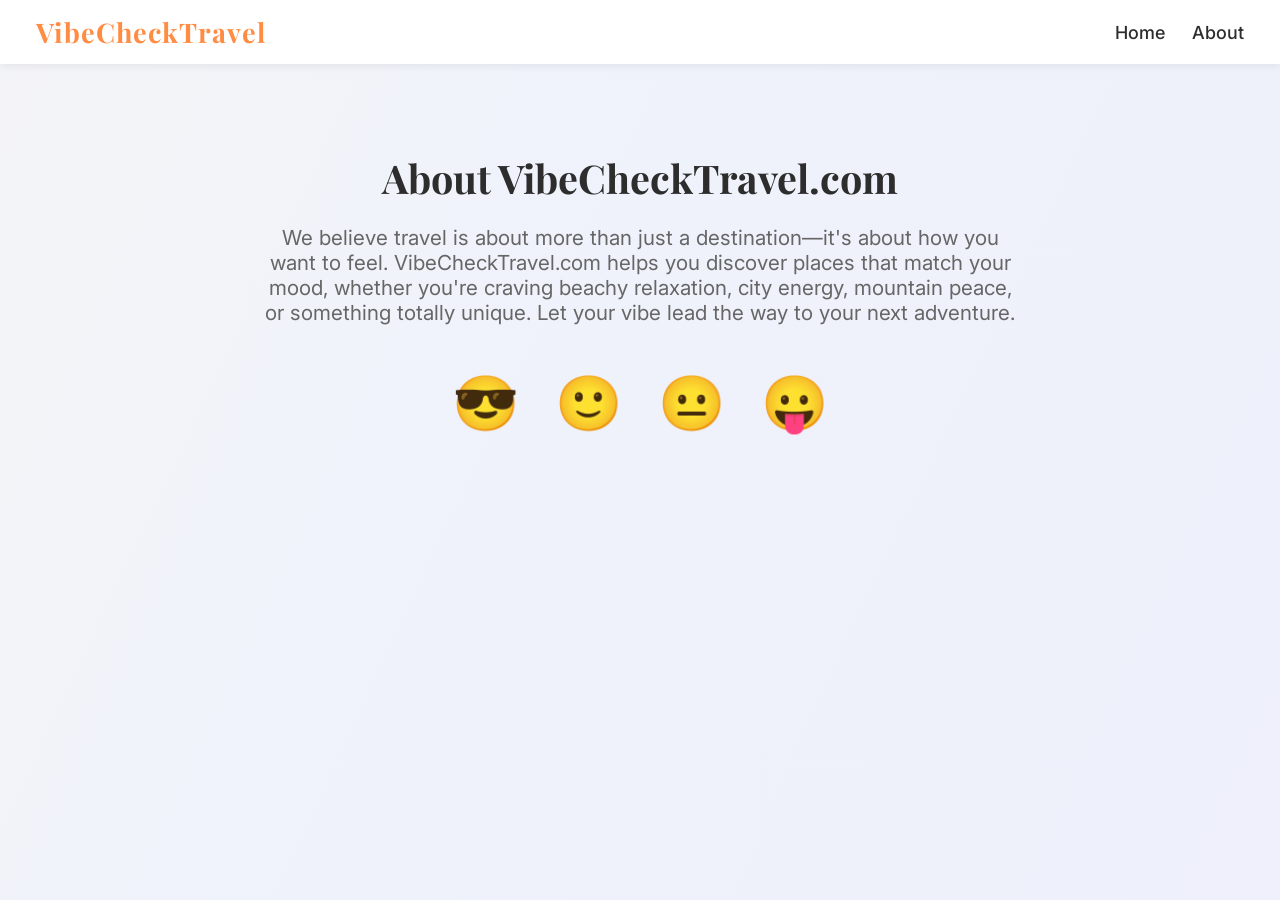
<file: about.html>
<!DOCTYPE html>
<html lang="en">
<head>
  <meta charset="UTF-8">
  <meta name="viewport" content="width=device-width, initial-scale=1.0">
  <meta name="description" content="About VibeCheckTravel.com - find your next adventure by mood, not just by destination.">
  <title>About | VibeCheckTravel.com</title>
  <link rel="stylesheet" href="style.css">
  <link rel="preconnect" href="https://fonts.googleapis.com">
  <link rel="preconnect" href="https://fonts.gstatic.com" crossorigin>
  <link href="https://fonts.googleapis.com/css2?family=Inter:wght@400;700&family=Playfair+Display:wght@700&display=swap" rel="stylesheet">
</head>
<body class="about-bg">
  <nav class="navbar">
    <div class="logo">VibeCheckTravel</div>
    <ul class="nav-links">
      <li><a href="index.html">Home</a></li>
      <li><a href="about.html">About</a></li>

    </ul>
  </nav>
  <main class="about">
    <section class="about-hero">
      <h1>About VibeCheckTravel.com</h1>
      <p>We believe travel is about more than just a destination—it's about how you want to feel. VibeCheckTravel.com helps you discover places that match your mood, whether you're craving beachy relaxation, city energy, mountain peace, or something totally unique. Let your vibe lead the way to your next adventure.</p>
      <div class="about-moodboard">
        <span class="mood-emoji" aria-label="Moodboard 1" style="font-size:3rem;display:inline-block;margin:0 0.5rem;">😎</span>
        <span class="mood-emoji" aria-label="Moodboard 2" style="font-size:3rem;display:inline-block;margin:0 0.5rem;">🙂</span>
        <span class="mood-emoji" aria-label="Moodboard 3" style="font-size:3rem;display:inline-block;margin:0 0.5rem;">😐</span>
        <span class="mood-emoji" aria-label="Moodboard 4" style="font-size:3rem;display:inline-block;margin:0 0.5rem;">😛</span>
      </div>
    </section>
  </main>
  <script src="main.js"></script>
</body>
</html>
</file>
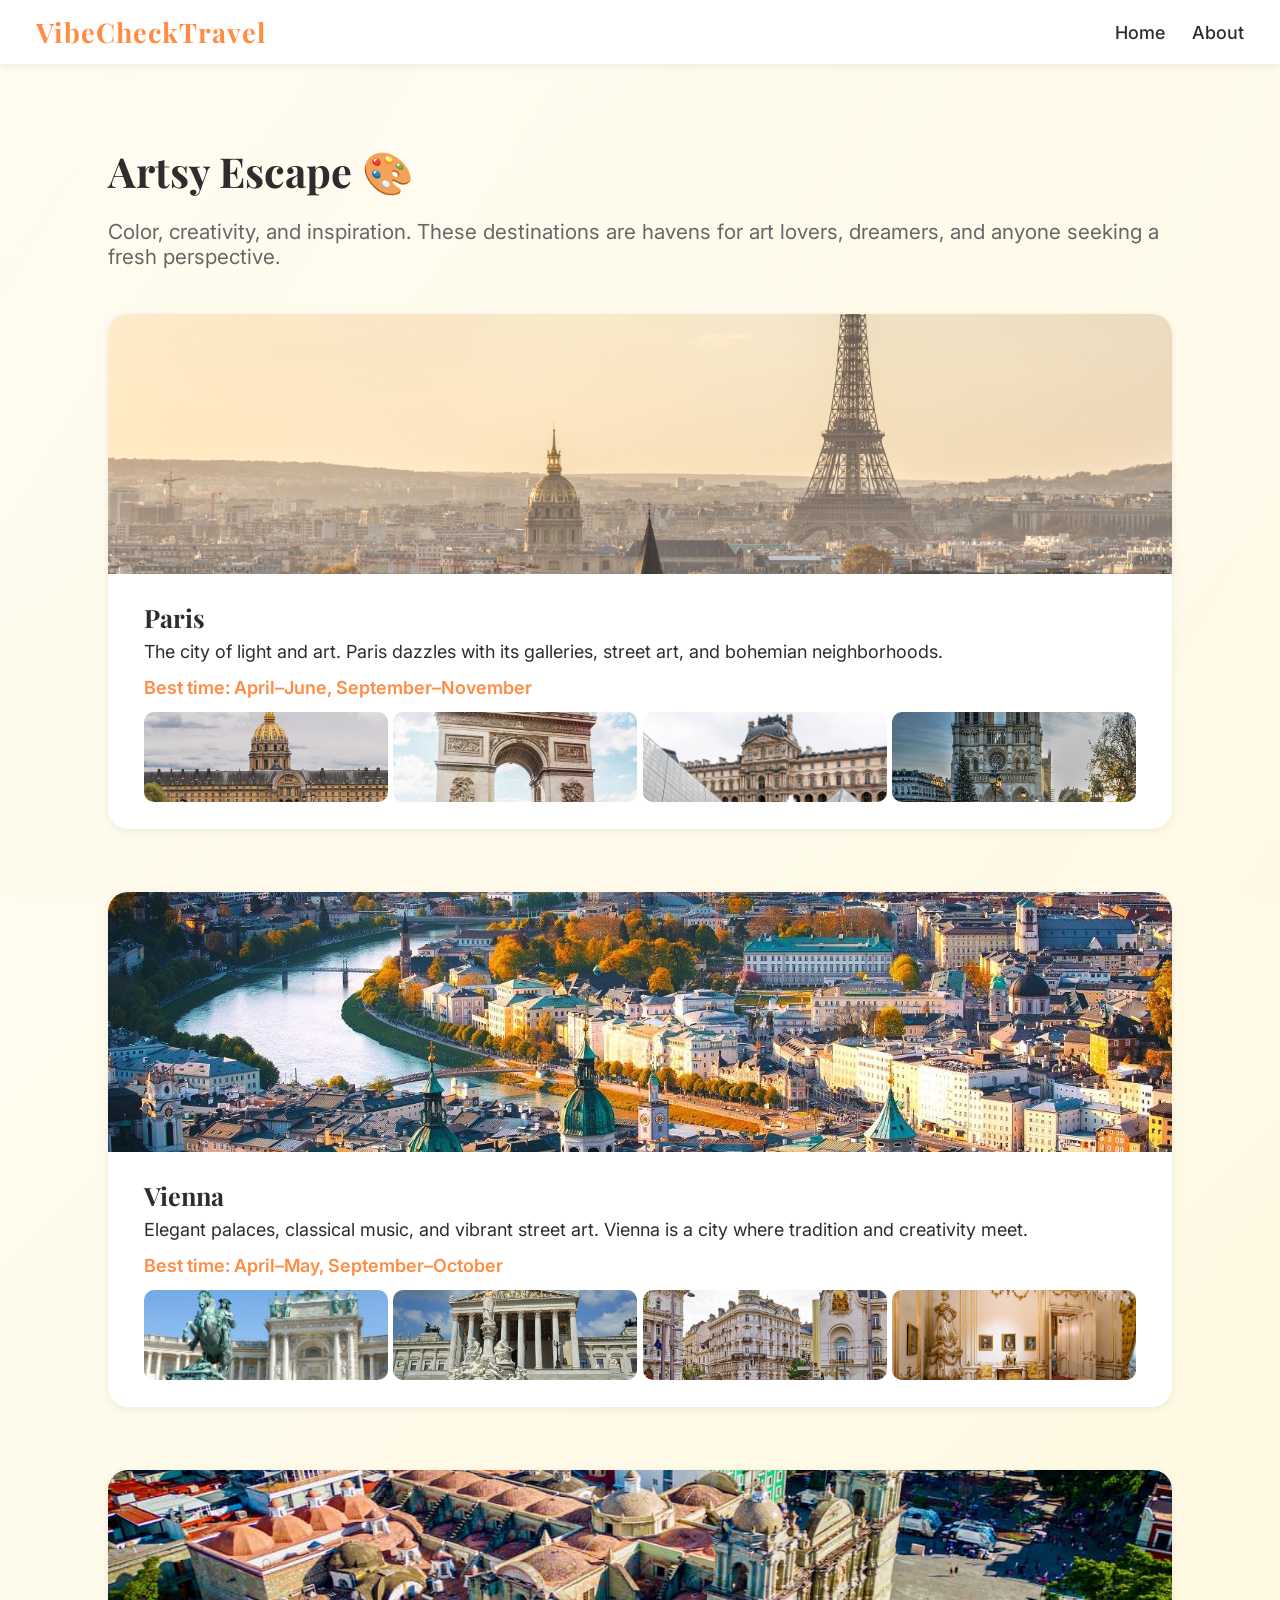
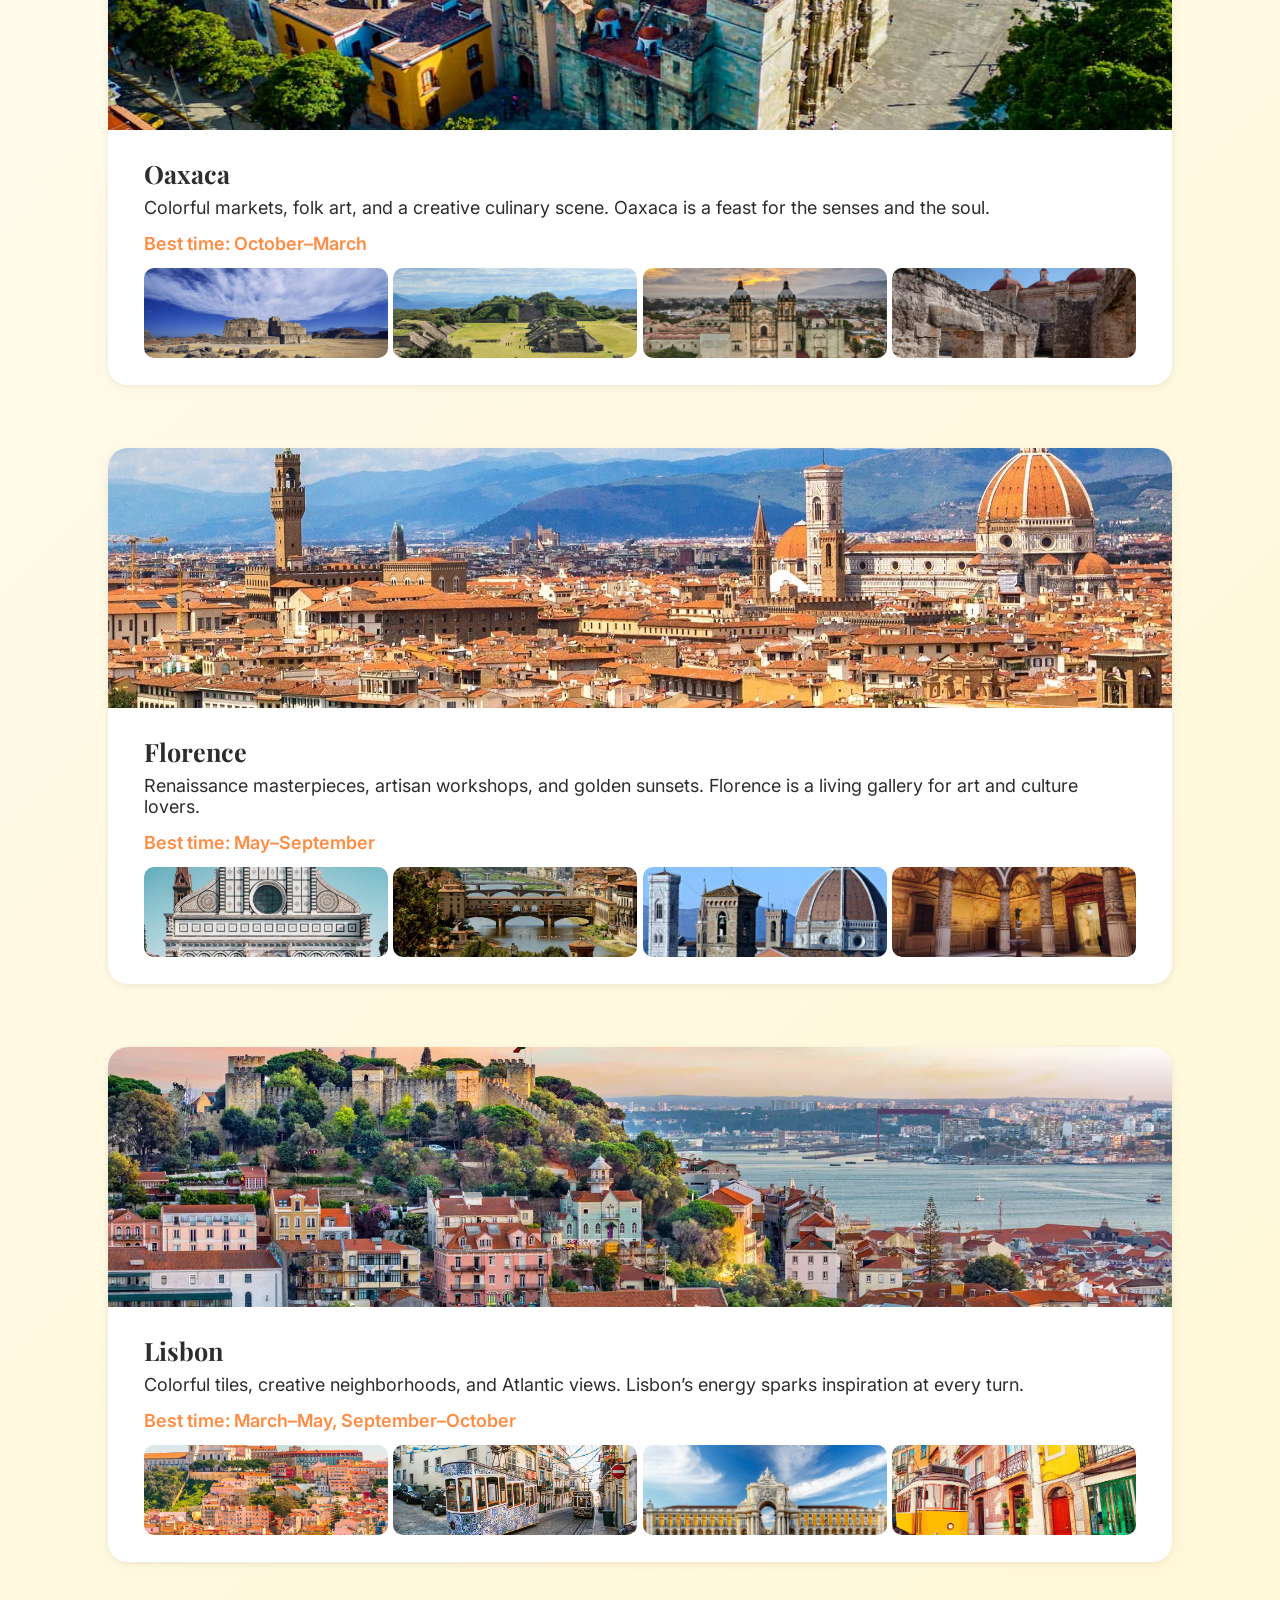
<file: artsy.html>
<!DOCTYPE html>
<html lang="en">
<head>
  <meta charset="UTF-8">
  <meta name="viewport" content="width=device-width, initial-scale=1.0">
  <meta name="description" content="Artsy Escape destinations: Paris, Vienna, Oaxaca, Florence, Lisbon.">
  <title>Artsy Escape | VibeCheckTravel</title>
  <link rel="stylesheet" href="style.css">
  <link rel="preconnect" href="https://fonts.googleapis.com">
  <link rel="preconnect" href="https://fonts.gstatic.com" crossorigin>
  <link href="https://fonts.googleapis.com/css2?family=Inter:wght@400;700&family=Playfair+Display:wght@700&display=swap" rel="stylesheet">
</head>
<body class="vibe-artsy">
  <nav class="navbar">
    <div class="logo">VibeCheckTravel</div>
    <ul class="nav-links">
      <li><a href="index.html">Home</a></li>
      <li><a href="about.html">About</a></li>

    </ul>
  </nav>
  <main class="vibe vibe-artsy">
    <section class="vibe-header">
      <h1>Artsy Escape 🎨</h1>
      <p>Color, creativity, and inspiration. These destinations are havens for art lovers, dreamers, and anyone seeking a fresh perspective.</p>
    </section>
    <section class="destinations">
      <div class="destination">
        <img src="parisP/Paris.jpg" alt="Paris">
        <div class="destination-info">
          <h2>Paris</h2>
          <p>The city of light and art. Paris dazzles with its galleries, street art, and bohemian neighborhoods.</p>
          <p class="best-time">Best time: April–June, September–November</p>
          <div class="moodboard">
            <img src="parisP/parismood1.jpg" alt="Paris Mood 1">
            <img src="parisP/parismood2.jpg" alt="Paris Mood 2">
            <img src="parisP/parismood3.jpg" alt="Paris Mood 3">
            <img src="parisP/parismood4.jpg" alt="Paris Mood 4">
          </div>
        </div>
      </div>
      <div class="destination">
        <img src="viennaP/vienna.jpg" alt="Vienna">
        <div class="destination-info">
          <h2>Vienna</h2>
          <p>Elegant palaces, classical music, and vibrant street art. Vienna is a city where tradition and creativity meet.</p>
          <p class="best-time">Best time: April–May, September–October</p>
          <div class="moodboard">
            <img src="viennaP/viennamood1.jpg" alt="Vienna Mood 1">
            <img src="viennaP/viennamood2.jpg" alt="Vienna Mood 2">
            <img src="viennaP/viennamood3.jpg" alt="Vienna Mood 3">
            <img src="viennaP/viennamood4.png" alt="Vienna Mood 4">
          </div>
        </div>
      </div>
      <div class="destination">
        <img src="oaxacaP/oaxaca.jpeg" alt="Oaxaca">
        <div class="destination-info">
          <h2>Oaxaca</h2>
          <p>Colorful markets, folk art, and a creative culinary scene. Oaxaca is a feast for the senses and the soul.</p>
          <p class="best-time">Best time: October–March</p>
          <div class="moodboard">
            <img src="oaxacaP/oaxacamood1.jpg" alt="Oaxaca Mood 1">
            <img src="oaxacaP/oaxacamood2.png" alt="Oaxaca Mood 2">
            <img src="oaxacaP/oaxacamood3.png" alt="Oaxaca Mood 3">
            <img src="oaxacaP/oaxacamood4.jpg" alt="Oaxaca Mood 4">
          </div>
        </div>
      </div>
      <div class="destination">
        <img src="florenceP/florence.jpg" alt="Florence">
        <div class="destination-info">
          <h2>Florence</h2>
          <p>Renaissance masterpieces, artisan workshops, and golden sunsets. Florence is a living gallery for art and culture lovers.</p>
          <p class="best-time">Best time: May–September</p>
          <div class="moodboard">
            <img src="florenceP/florencemood1.jpg" alt="Florence Mood 1">
            <img src="florenceP/florencemood2.jpg" alt="Florence Mood 2">
            <img src="florenceP/florencemood3.png" alt="Florence Mood 3">
            <img src="florenceP/florencemood4.jpg" alt="Florence Mood 4">
          </div>
        </div>
      </div>
      <div class="destination">
        <img src="lisbonP/lisbon.jpg" alt="Lisbon">
        <div class="destination-info">
          <h2>Lisbon</h2>
          <p>Colorful tiles, creative neighborhoods, and Atlantic views. Lisbon’s energy sparks inspiration at every turn.</p>
          <p class="best-time">Best time: March–May, September–October</p>
          <div class="moodboard">
            <img src="lisbonP/lisbonmood1.jpg" alt="Lisbon Mood 1">
            <img src="lisbonP/lisbonmood2.jpg" alt="Lisbon Mood 2">
            <img src="lisbonP/lisbonmood3.jpg" alt="Lisbon Mood 3">
            <img src="lisbonP/lisbonmood4.jpg" alt="Lisbon Mood 4">
          </div>
        </div>
      </div>
    </section>
  </main>
  <script src="main.js"></script>
</body>
</html>
</file>
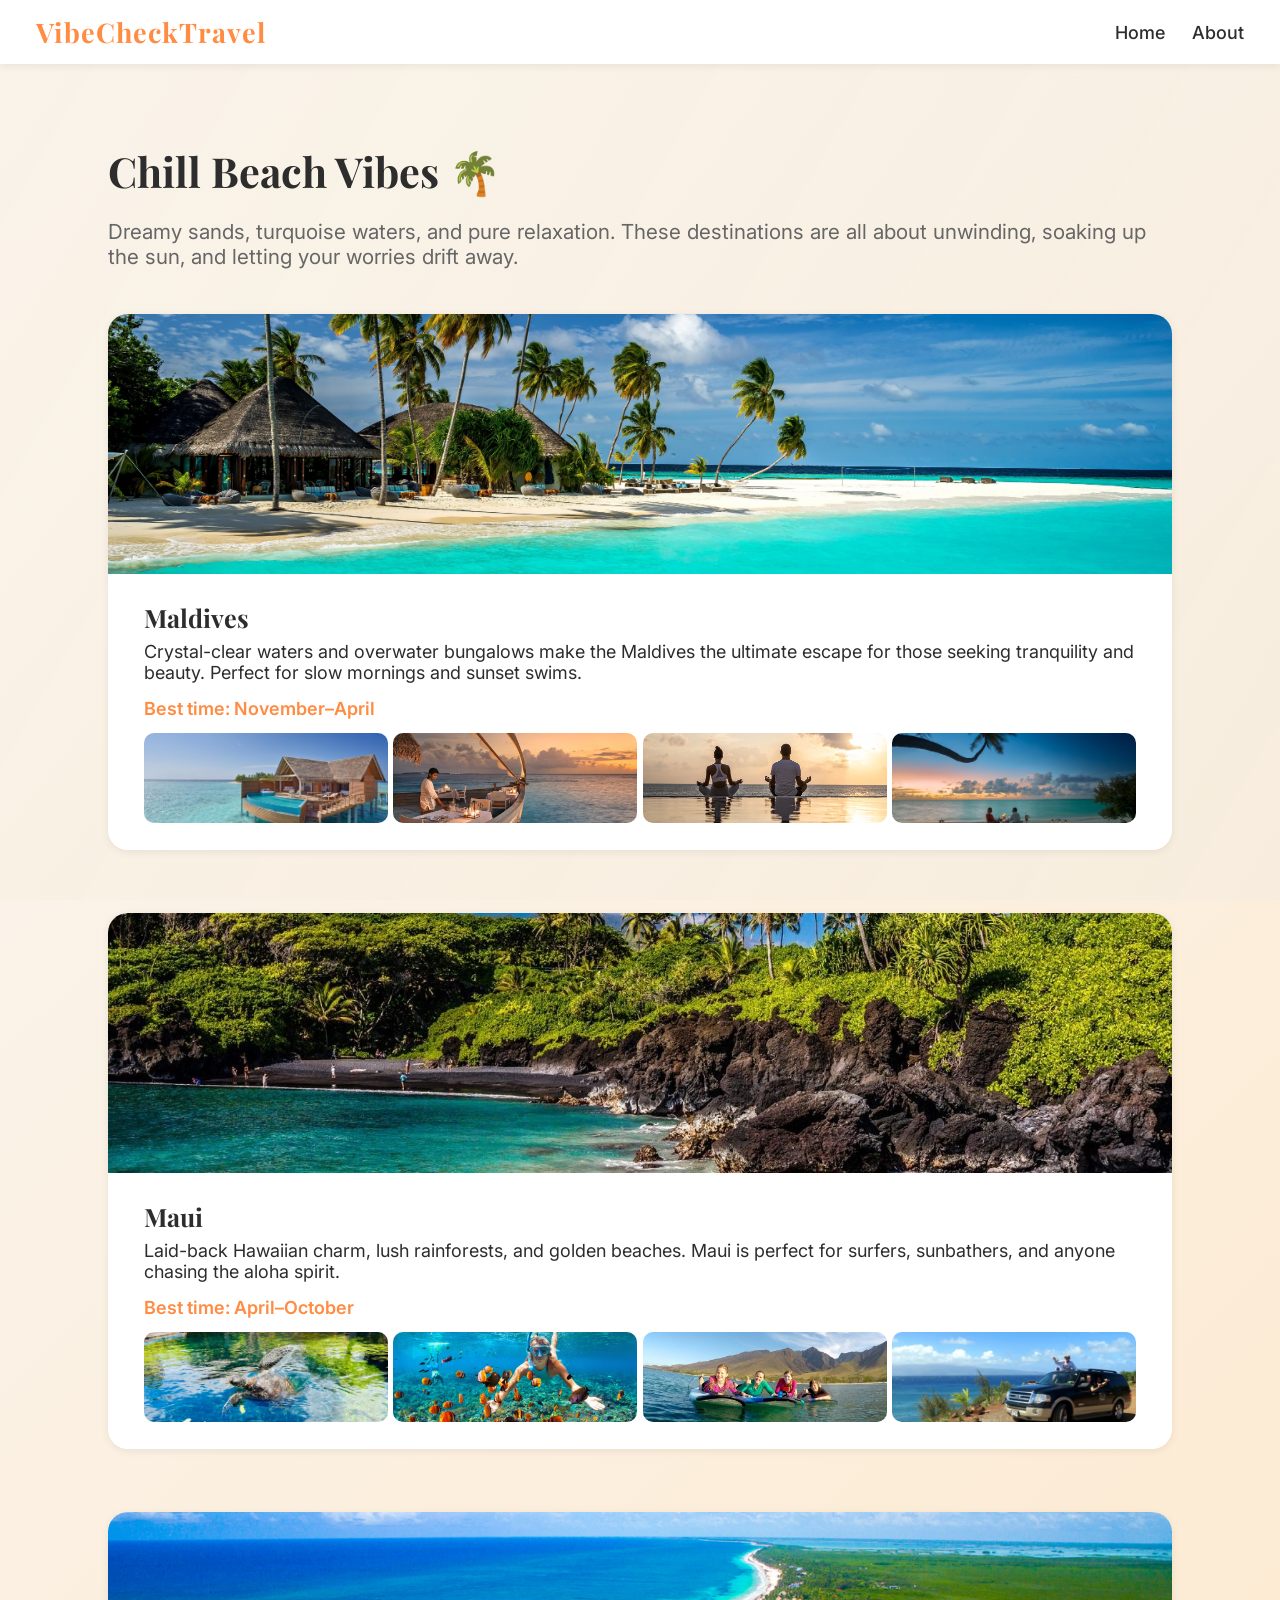
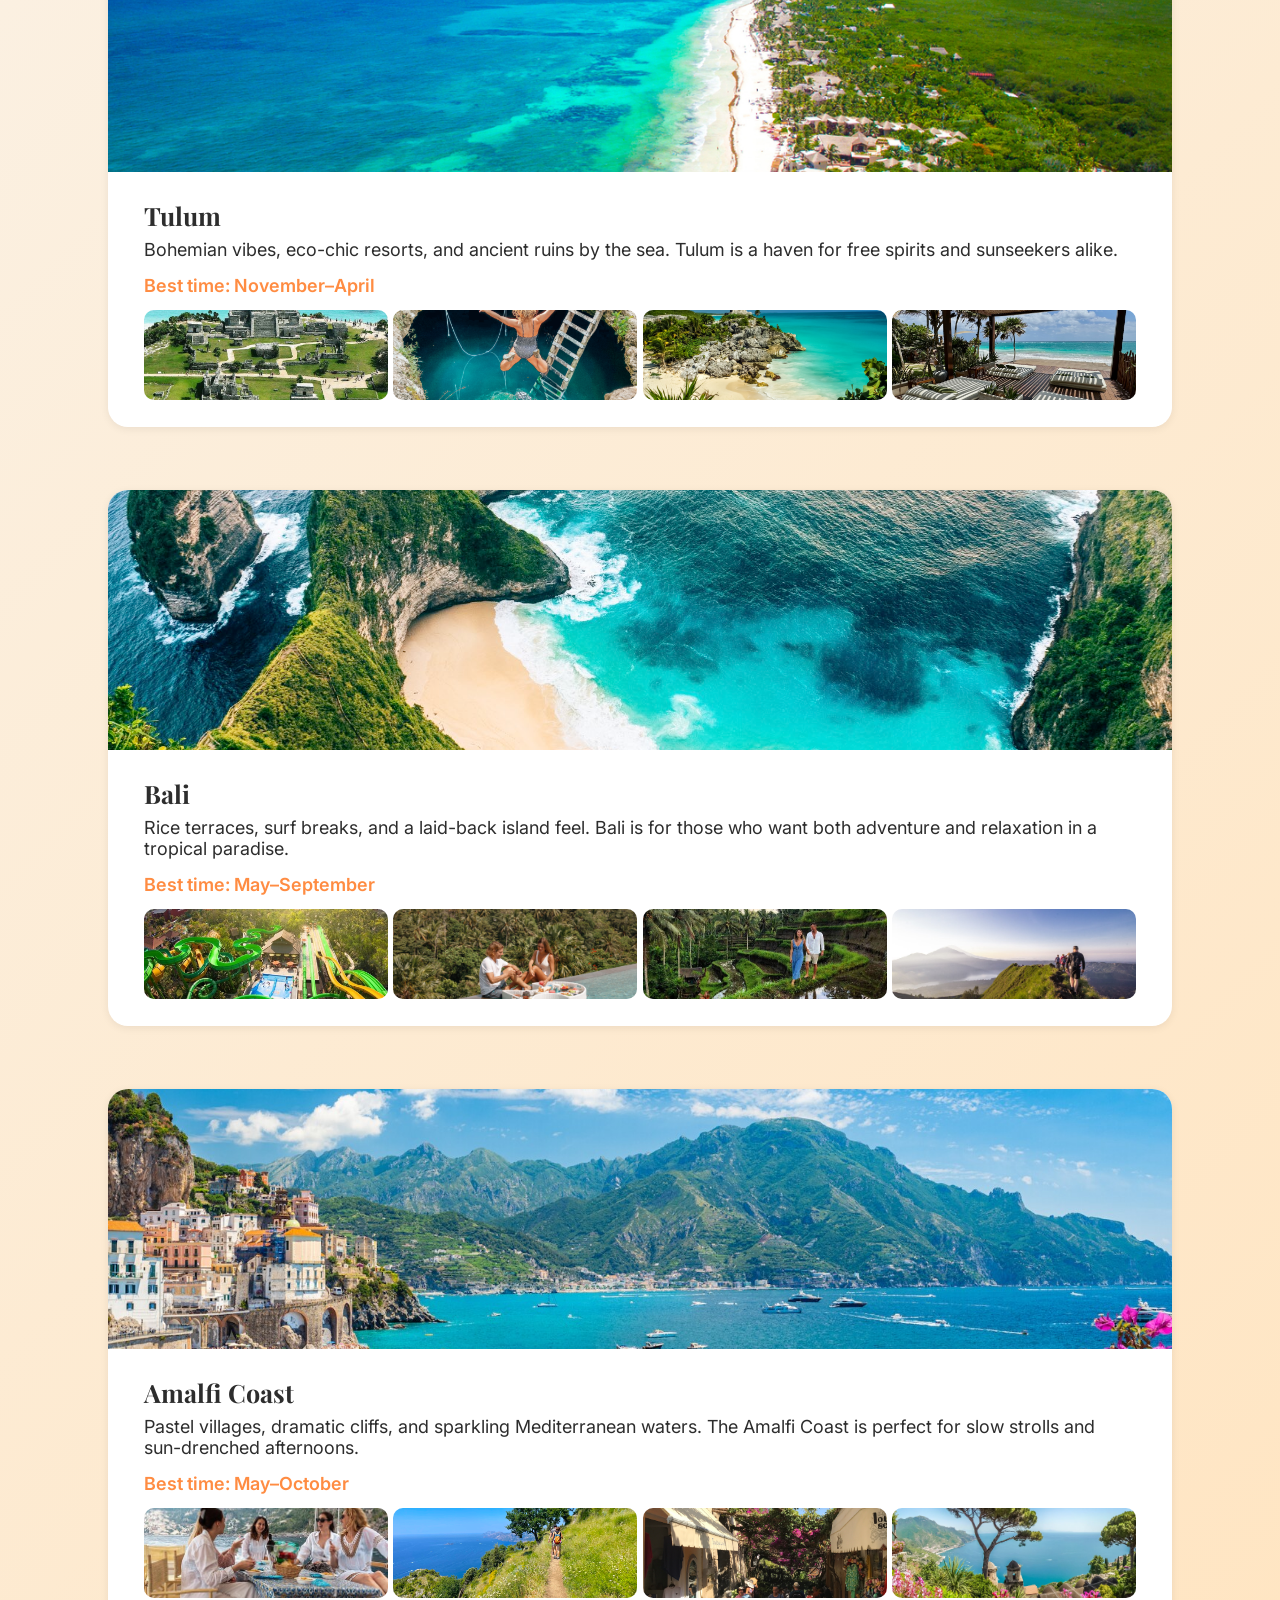
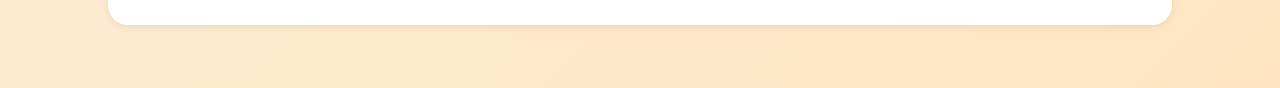
<file: beach.html>
<!DOCTYPE html>
<html lang="en">
<head>
  <meta charset="UTF-8">
  <meta name="viewport" content="width=device-width, initial-scale=1.0">
  <meta name="description" content="Chill Beach Vibes destinations: Maldives, Maui, Tulum, Bali, Amalfi Coast.">
  <title>Chill Beach Vibes | VibeCheckTravel</title>
  <link rel="stylesheet" href="style.css">
  <link rel="preconnect" href="https://fonts.googleapis.com">
  <link rel="preconnect" href="https://fonts.gstatic.com" crossorigin>
  <link href="https://fonts.googleapis.com/css2?family=Inter:wght@400;700&family=Playfair+Display:wght@700&display=swap" rel="stylesheet">
</head>
<body class="vibe-beach">
  <nav class="navbar">
    <div class="logo">VibeCheckTravel</div>
    <ul class="nav-links">
      <li><a href="index.html">Home</a></li>
      <li><a href="about.html">About</a></li>

    </ul>
  </nav>
  <main class="vibe vibe-beach">
    <section class="vibe-header">
      <h1>Chill Beach Vibes 🌴</h1>
      <p>Dreamy sands, turquoise waters, and pure relaxation. These destinations are all about unwinding, soaking up the sun, and letting your worries drift away.</p>
    </section>
    <section class="destinations">
      <div class="destination">
        <img src="madivesP/madivesbeach.jpg" alt="Maldives Beach">
        <div class="destination-info">
          <h2>Maldives</h2>
          <p>Crystal-clear waters and overwater bungalows make the Maldives the ultimate escape for those seeking tranquility and beauty. Perfect for slow mornings and sunset swims.</p>
          <p class="best-time">Best time: November–April</p>
          <div class="moodboard">
            <img src="madivesP/madivesmood1.jpg" alt="Maldives Mood 1">
            <img src="madivesP/madivesmood2.jpeg" alt="Maldives Mood 2">
            <img src="madivesP/madivesmood3.png" alt="Maldives Mood 3">
            <img src="madivesP/madivesmood4.jpg" alt="Maldives Mood 4">
          </div>
        </div>
      </div>
      <div class="destination">
        <img src="mauiP/mauibeach2.jpg" alt="Maui Beach">
        <div class="destination-info">
          <h2>Maui</h2>
          <p>Laid-back Hawaiian charm, lush rainforests, and golden beaches. Maui is perfect for surfers, sunbathers, and anyone chasing the aloha spirit.</p>
          <p class="best-time">Best time: April–October</p>
          <div class="moodboard">
            <img src="mauiP/mauimood1.jpg" alt="Maui Mood 1">
            <img src="mauiP/mauimood2.png" alt="Maui Mood 2">
            <img src="mauiP/mauimood3.jpg" alt="Maui Mood 3">
            <img src="mauiP/mauimood4.png" alt="Maui Mood 4">
          </div>
        </div>
      </div>
      <div class="destination">
        <img src="tulumP/tulumbeach.jpg" alt="Tulum Beach">
        <div class="destination-info">
          <h2>Tulum</h2>
          <p>Bohemian vibes, eco-chic resorts, and ancient ruins by the sea. Tulum is a haven for free spirits and sunseekers alike.</p>
          <p class="best-time">Best time: November–April</p>
          <div class="moodboard">
            <img src="tulumP/tulummood1.jpg" alt="Tulum Mood 1">
            <img src="tulumP/tulummood2.png" alt="Tulum Mood 2">
            <img src="tulumP/tulummood3.jpg" alt="Tulum Mood 3">
            <img src="tulumP/tulummood4.jpeg" alt="Tulum Mood 4">
          </div>
        </div>
      </div>
      <div class="destination">
        <img src="baliP/balibeach.jpg" alt="Bali Beach">
        <div class="destination-info">
          <h2>Bali</h2>
          <p>Rice terraces, surf breaks, and a laid-back island feel. Bali is for those who want both adventure and relaxation in a tropical paradise.</p>
          <p class="best-time">Best time: May–September</p>
          <div class="moodboard">
            <img src="baliP/balimood1.jpg" alt="Bali Mood 1">
            <img src="baliP/balimood2.jpg" alt="Bali Mood 2">
            <img src="baliP/balimood3.jpg" alt="Bali Mood 3">
            <img src="baliP/balimood4.jpg" alt="Bali Mood 4">
          </div>
        </div>
      </div>
      <div class="destination">
        <img src="amalfiP/amalfibeach.jpg" alt="Amalfi Coast Beach">
        <div class="destination-info">
          <h2>Amalfi Coast</h2>
          <p>Pastel villages, dramatic cliffs, and sparkling Mediterranean waters. The Amalfi Coast is perfect for slow strolls and sun-drenched afternoons.</p>
          <p class="best-time">Best time: May–October</p>
          <div class="moodboard">
            <img src="amalfiP/amalfimood1.jpg" alt="Amalfi Mood 1">
            <img src="amalfiP/amalfimood2.jpeg" alt="Amalfi Mood 2">
            <img src="amalfiP/amalfimood3.jpg" alt="Amalfi Mood 3">
            <img src="amalfiP/amalfimood4.jpg" alt="Amalfi Mood 4">
          </div>
        </div>
      </div>
    </section>
  </main>
  <script src="main.js"></script>
</body>
</html>
</file>
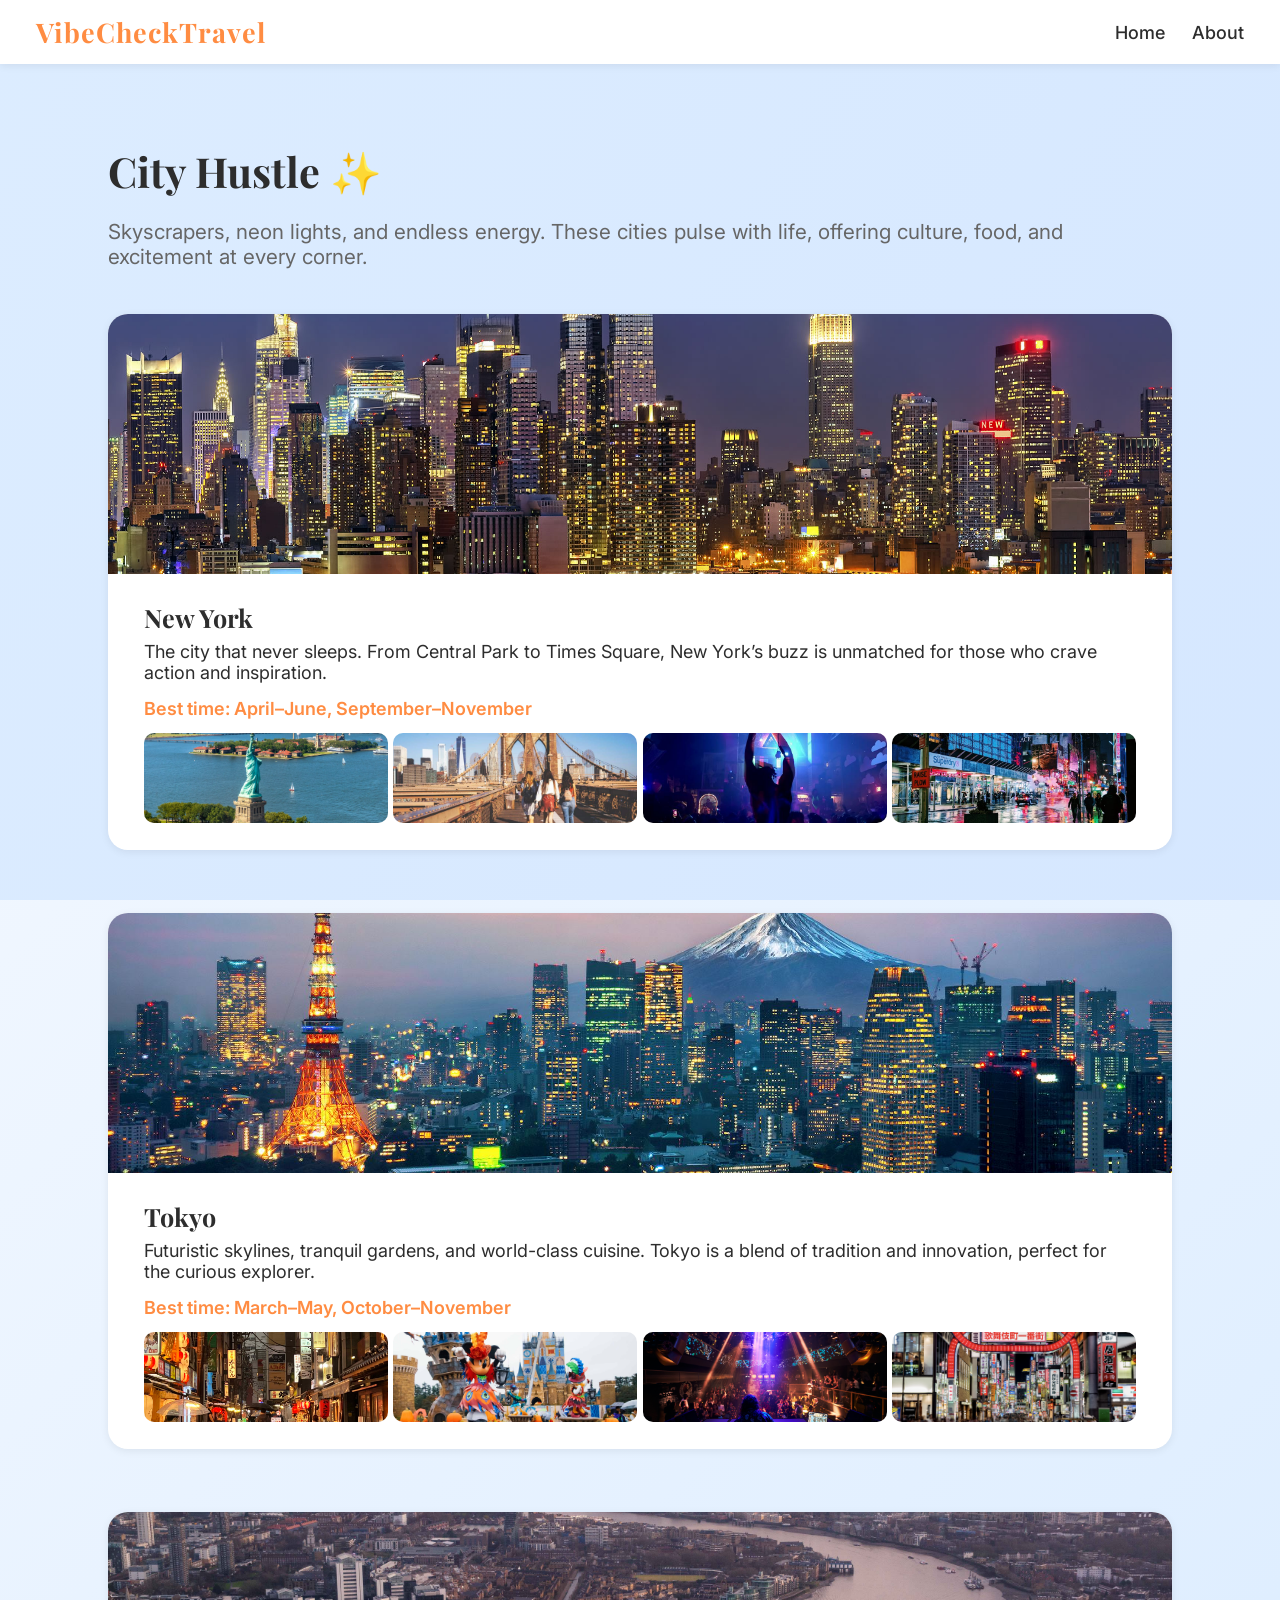
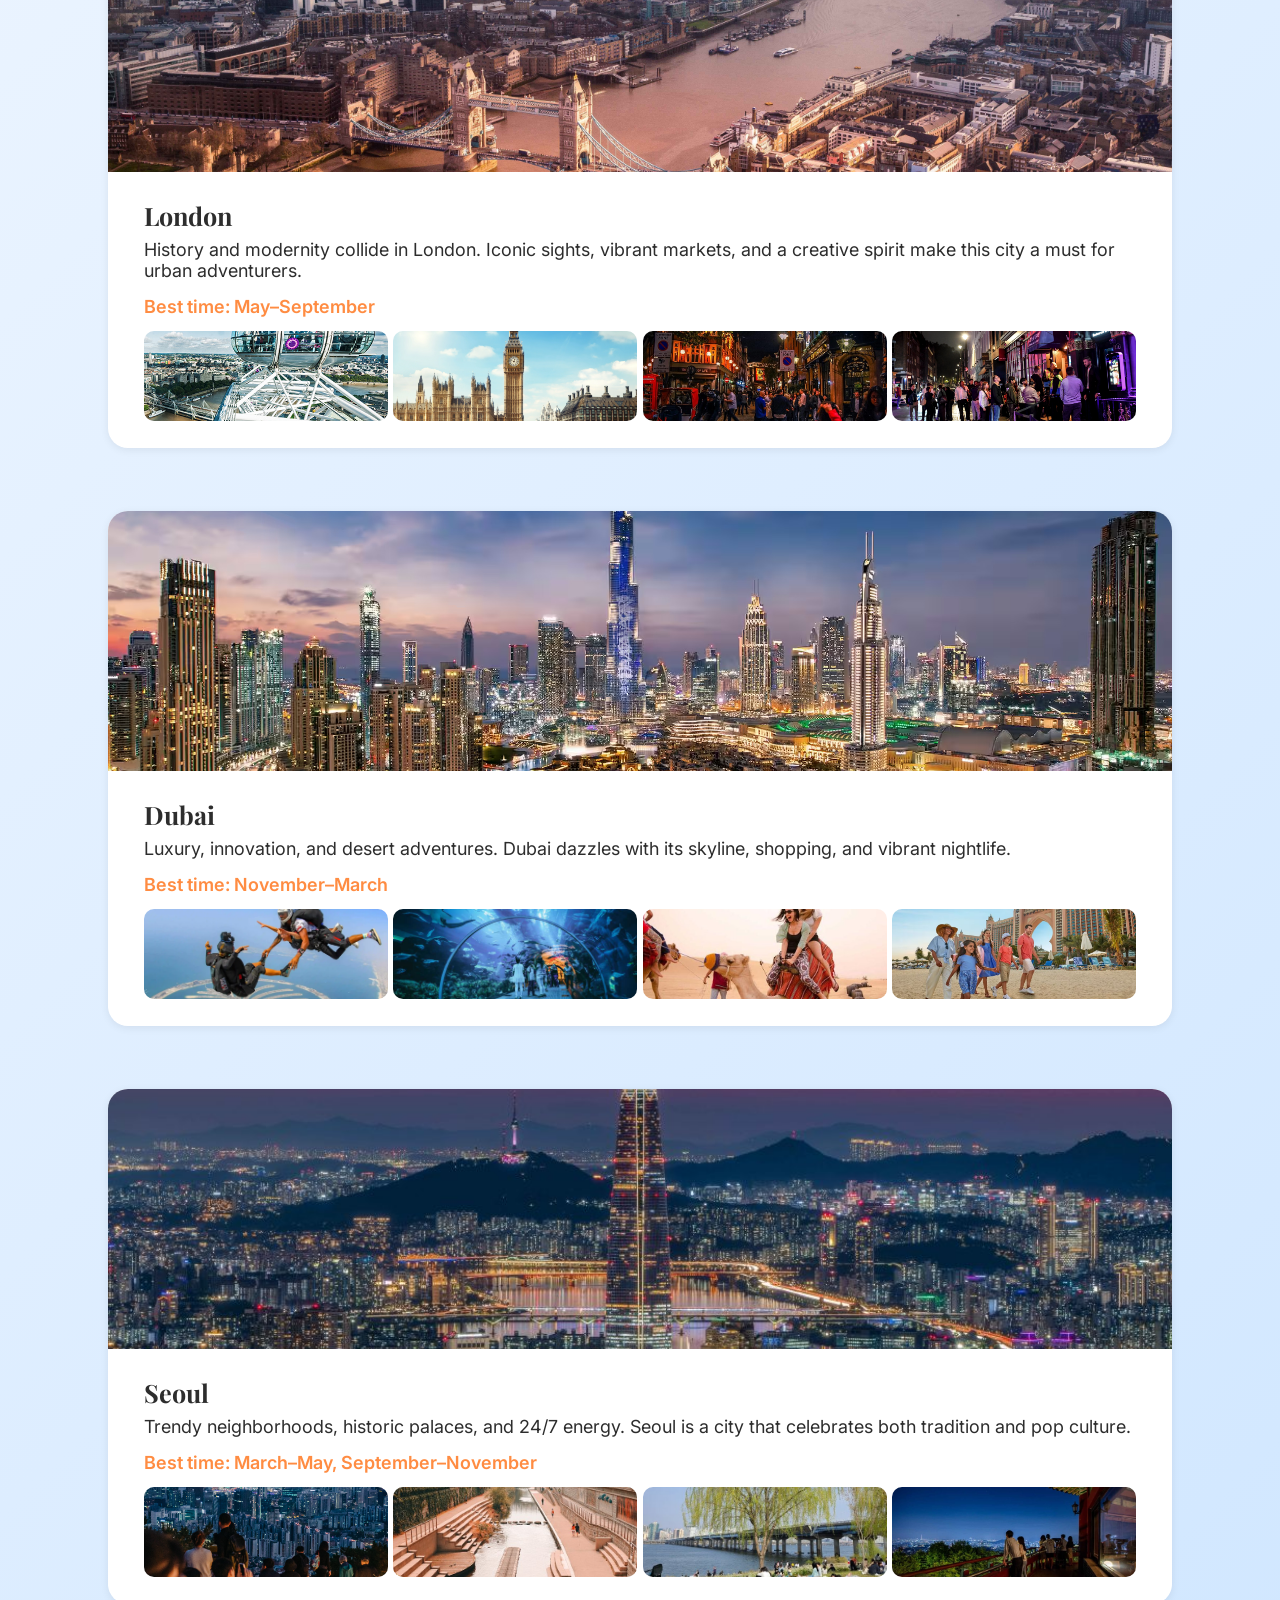
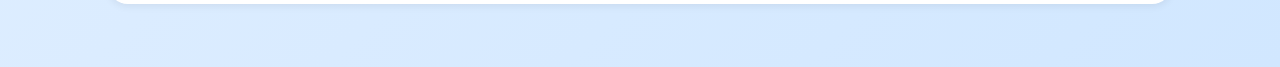
<file: city.html>
<!DOCTYPE html>
<html lang="en">
<head>
  <meta charset="UTF-8">
  <meta name="viewport" content="width=device-width, initial-scale=1.0">
  <meta name="description" content="City Hustle destinations: New York, Tokyo, London, Dubai, Seoul.">
  <title>City Hustle | VibeCheckTravel</title>
  <link rel="stylesheet" href="style.css">
  <link rel="preconnect" href="https://fonts.googleapis.com">
  <link rel="preconnect" href="https://fonts.gstatic.com" crossorigin>
  <link href="https://fonts.googleapis.com/css2?family=Inter:wght@400;700&family=Playfair+Display:wght@700&display=swap" rel="stylesheet">
</head>
<body class="vibe-city">
  <nav class="navbar">
    <div class="logo">VibeCheckTravel</div>
    <ul class="nav-links">
      <li><a href="index.html">Home</a></li>
      <li><a href="about.html">About</a></li>

    </ul>
  </nav>
  <main class="vibe vibe-city">
    <section class="vibe-header">
      <h1>City Hustle ✨</h1>
      <p>Skyscrapers, neon lights, and endless energy. These cities pulse with life, offering culture, food, and excitement at every corner.</p>
    </section>
    <section class="destinations">
      <div class="destination">
        <img src="newyorkP/newyorkcity.jpg" alt="New York City">
        <div class="destination-info">
          <h2>New York</h2>
          <p>The city that never sleeps. From Central Park to Times Square, New York’s buzz is unmatched for those who crave action and inspiration.</p>
          <p class="best-time">Best time: April–June, September–November</p>
          <div class="moodboard">
            <img src="newyorkP/newyorkmood1.png" alt="NYC Mood 1">
            <img src="newyorkP/newyorkmood2.jpg" alt="NYC Mood 2">
            <img src="newyorkP/newyorkmood3.jpg" alt="NYC Mood 3">
            <img src="newyorkP/newyorkmood4.jpg" alt="NYC Mood 4">
          </div>
        </div>
      </div>
      <div class="destination">
        <img src="tokyoP/Tokyo.jpg" alt="Tokyo">
        <div class="destination-info">
          <h2>Tokyo</h2>
          <p>Futuristic skylines, tranquil gardens, and world-class cuisine. Tokyo is a blend of tradition and innovation, perfect for the curious explorer.</p>
          <p class="best-time">Best time: March–May, October–November</p>
          <div class="moodboard">
            <img src="tokyoP/tokyomood1.jpg" alt="Tokyo Mood 1">
            <img src="tokyoP/tokyomood2.jpeg" alt="Tokyo Mood 2">
            <img src="tokyoP/tokyomood3.jpg" alt="Tokyo Mood 3">
            <img src="tokyoP/tokyomood4.png" alt="Tokyo Mood 4">
          </div>
        </div>
      </div>
      <div class="destination">
        <img src="londonP/London.jpg" alt="London">
        <div class="destination-info">
          <h2>London</h2>
          <p>History and modernity collide in London. Iconic sights, vibrant markets, and a creative spirit make this city a must for urban adventurers.</p>
          <p class="best-time">Best time: May–September</p>
          <div class="moodboard">
            <img src="londonP/londonmood1.jpg" alt="London Mood 1">
            <img src="londonP/londonmood2.png" alt="London Mood 2">
            <img src="londonP/londonmood3.jpg" alt="London Mood 3">
            <img src="londonP/londonmood4.jpg" alt="London Mood 4">
          </div>
        </div>
      </div>
      <div class="destination">
        <img src="duibaiP/Duibai.jpg" alt="Dubai">
        <div class="destination-info">
          <h2>Dubai</h2>
          <p>Luxury, innovation, and desert adventures. Dubai dazzles with its skyline, shopping, and vibrant nightlife.</p>
          <p class="best-time">Best time: November–March</p>
          <div class="moodboard">
            <img src="duibaiP/duibaimood1.png" alt="Dubai Mood 1">
            <img src="duibaiP/duibaimood2.jpg" alt="Dubai Mood 2">
            <img src="duibaiP/duibaimood3.jpg" alt="Dubai Mood 3">
            <img src="duibaiP/duibaimood4.jpg" alt="Dubai Mood 4">
          </div>
        </div>
      </div>
      <div class="destination">
        <img src="seoulP/seoul.jpg" alt="Seoul">
        <div class="destination-info">
          <h2>Seoul</h2>
          <p>Trendy neighborhoods, historic palaces, and 24/7 energy. Seoul is a city that celebrates both tradition and pop culture.</p>
          <p class="best-time">Best time: March–May, September–November</p>
          <div class="moodboard">
            <img src="seoulP/seoulmood1.jpg" alt="Seoul Mood 1">
            <img src="seoulP/seoulmood2.jpg" alt="Seoul Mood 2">
            <img src="seoulP/seoulmood3.jpg" alt="Seoul Mood 3">
            <img src="seoulP/seoulmood4.jpg" alt="Seoul Mood 4">
          </div>
        </div>
      </div>
    </section>
  </main>
  <script src="main.js"></script>
</body>
</html>
</file>
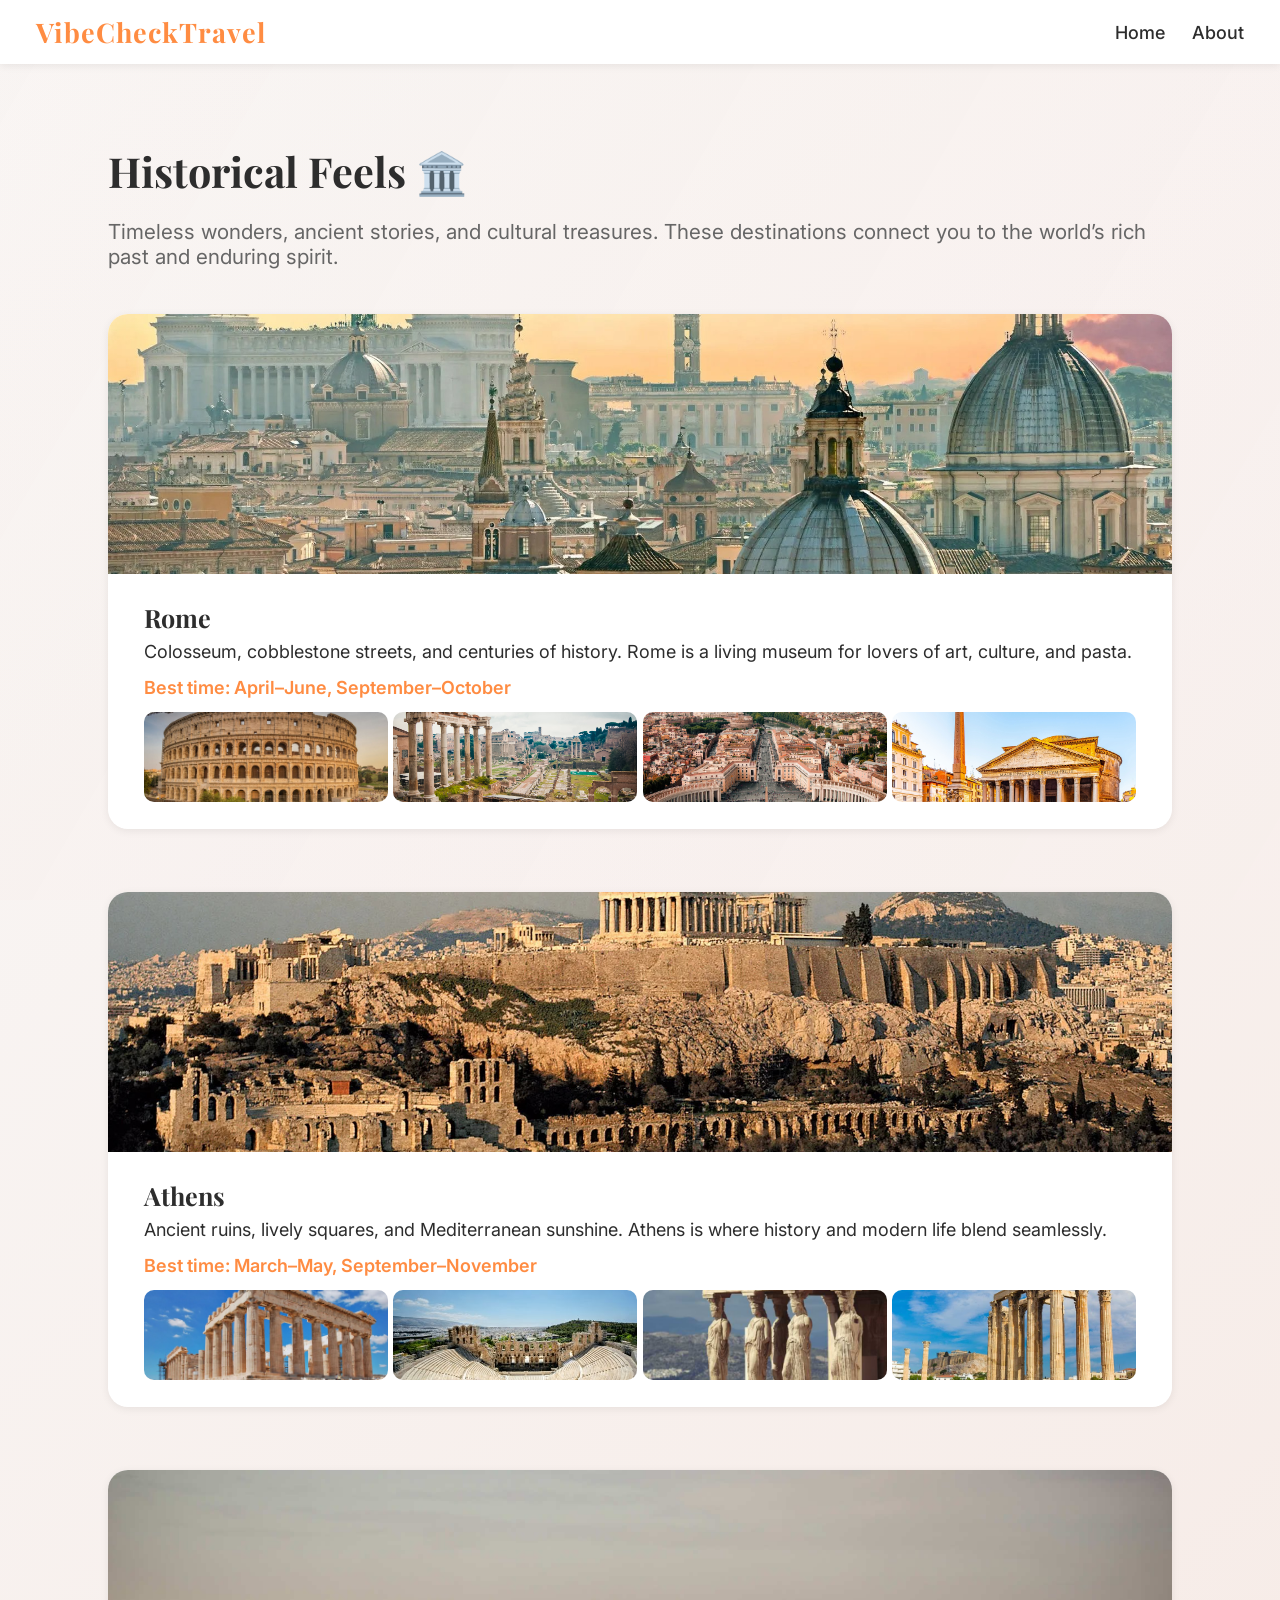
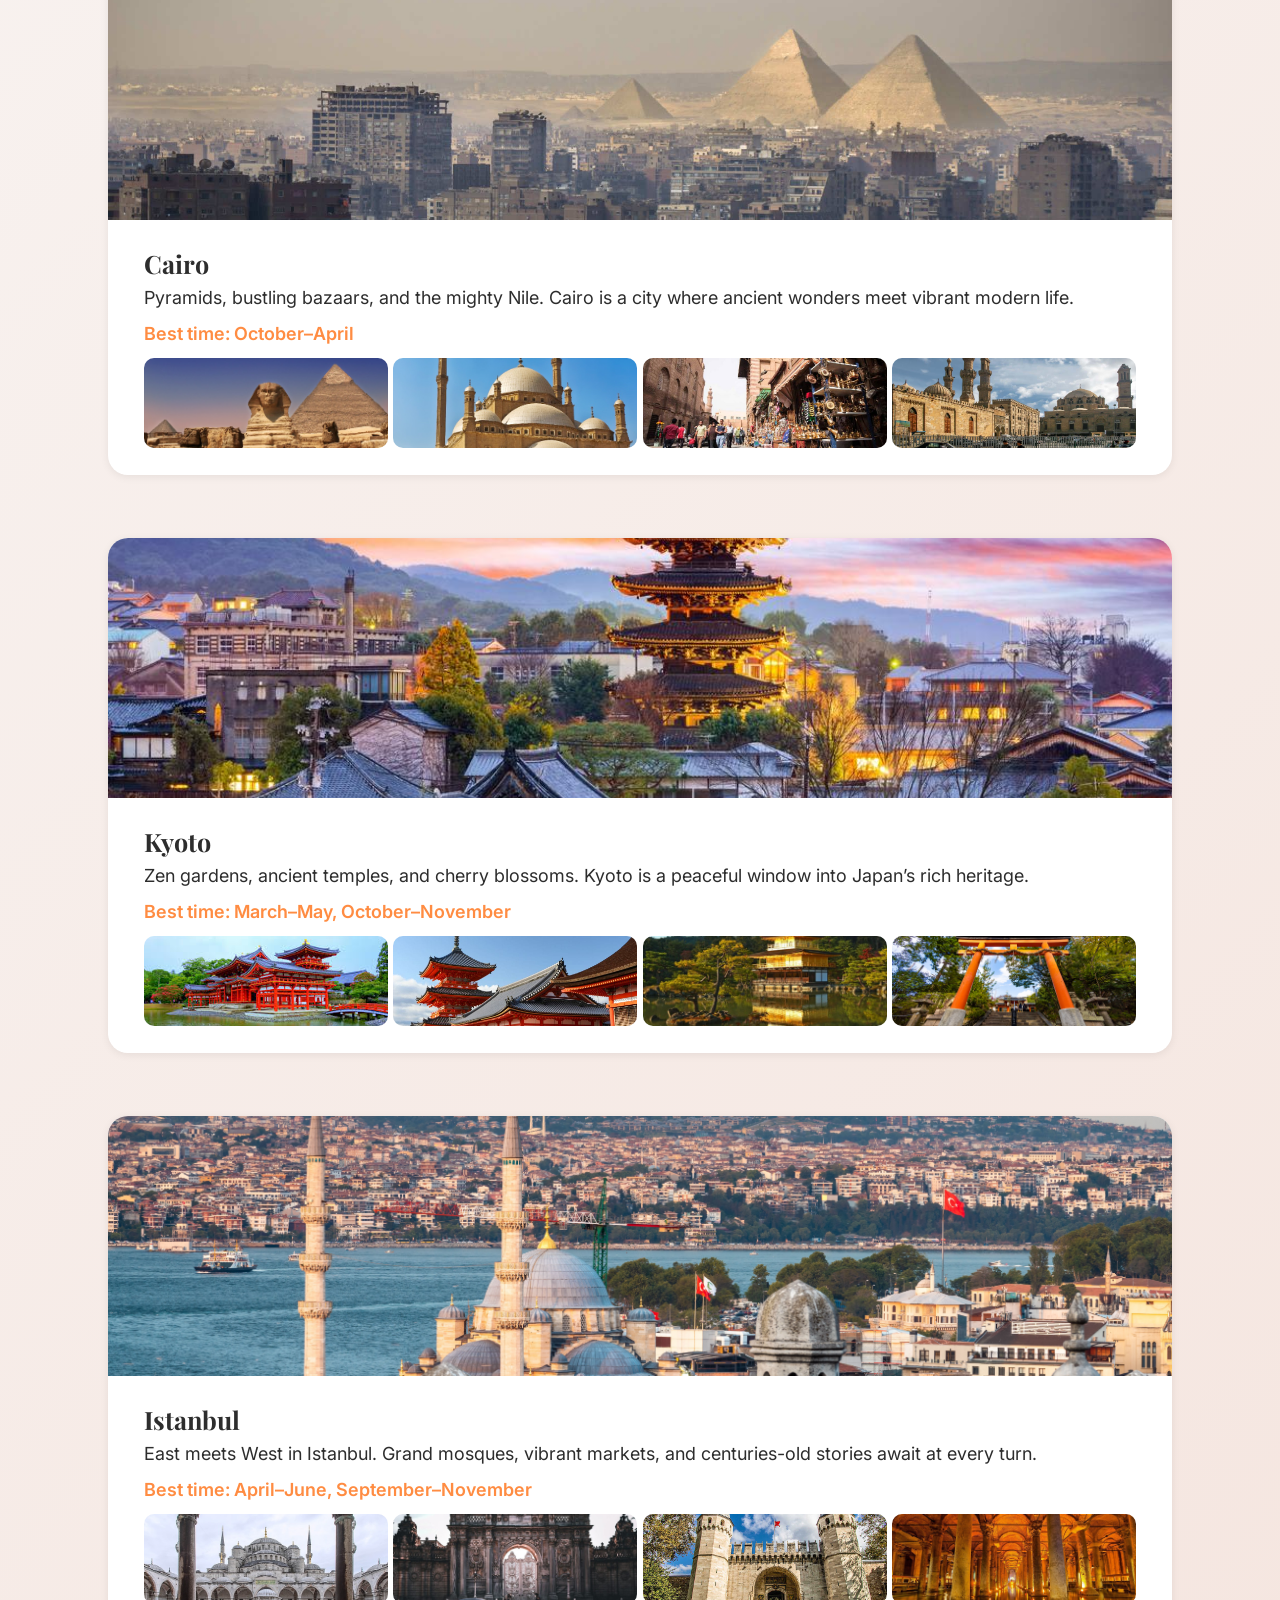
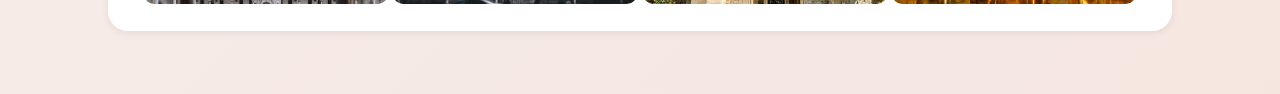
<file: history.html>
<!DOCTYPE html>
<html lang="en">
<head>
  <meta charset="UTF-8">
  <meta name="viewport" content="width=device-width, initial-scale=1.0">
  <meta name="description" content="Historical Feels destinations: Rome, Athens, Cairo, Kyoto, Istanbul.">
  <title>Historical Feels | VibeCheckTravel</title>
  <link rel="stylesheet" href="style.css">
  <link rel="preconnect" href="https://fonts.googleapis.com">
  <link rel="preconnect" href="https://fonts.gstatic.com" crossorigin>
  <link href="https://fonts.googleapis.com/css2?family=Inter:wght@400;700&family=Playfair+Display:wght@700&display=swap" rel="stylesheet">
</head>
<body class="vibe-history">
  <nav class="navbar">
    <div class="logo">VibeCheckTravel</div>
    <ul class="nav-links">
      <li><a href="index.html">Home</a></li>
      <li><a href="about.html">About</a></li>

    </ul>
  </nav>
  <main class="vibe vibe-history">
    <section class="vibe-header">
      <h1>Historical Feels 🏛️</h1>
      <p>Timeless wonders, ancient stories, and cultural treasures. These destinations connect you to the world’s rich past and enduring spirit.</p>
    </section>
    <section class="destinations">
      <div class="destination">
        <img src="romeP/Rome.jpg" alt="Rome">
        <div class="destination-info">
          <h2>Rome</h2>
          <p>Colosseum, cobblestone streets, and centuries of history. Rome is a living museum for lovers of art, culture, and pasta.</p>
          <p class="best-time">Best time: April–June, September–October</p>
          <div class="moodboard">
            <img src="romeP/romemood1.jpg" alt="Rome Mood 1">
            <img src="romeP/romemood2.jpg" alt="Rome Mood 2">
            <img src="romeP/romemood3.jpg" alt="Rome Mood 3">
            <img src="romeP/romemood4.jpg" alt="Rome Mood 4">
          </div>
        </div>
      </div>
      <div class="destination">
        <img src="athensP/Athens.jpg" alt="Athens">
        <div class="destination-info">
          <h2>Athens</h2>
          <p>Ancient ruins, lively squares, and Mediterranean sunshine. Athens is where history and modern life blend seamlessly.</p>
          <p class="best-time">Best time: March–May, September–November</p>
          <div class="moodboard">
            <img src="athensP/athensmood1.jpg" alt="Athens Mood 1">
            <img src="athensP/athensmood2.jpg" alt="Athens Mood 2">
            <img src="athensP/athensmood3.jpg" alt="Athens Mood 3">
            <img src="athensP/athensmood4.jpg" alt="Athens Mood 4">
          </div>
        </div>
      </div>
      <div class="destination">
        <img src="cairoP/cairo.jpeg" alt="Cairo" style="object-fit:cover; object-position:top; width:100%; height:350px;">
        <div class="destination-info">
          <h2>Cairo</h2>
          <p>Pyramids, bustling bazaars, and the mighty Nile. Cairo is a city where ancient wonders meet vibrant modern life.</p>
          <p class="best-time">Best time: October–April</p>
          <div class="moodboard">
            <img src="cairoP/cairomood1.jpg" alt="Cairo Mood 1">
            <img src="cairoP/cairomood2.jpg" alt="Cairo Mood 2">
            <img src="cairoP/cairomood3.jpg" alt="Cairo Mood 3">
            <img src="cairoP/cairomood4.jpg" alt="Cairo Mood 4">
          </div>
        </div>
      </div>
      <div class="destination">
        <img src="kyotoP/kyoto.jpg" alt="Kyoto">
        <div class="destination-info">
          <h2>Kyoto</h2>
          <p>Zen gardens, ancient temples, and cherry blossoms. Kyoto is a peaceful window into Japan’s rich heritage.</p>
          <p class="best-time">Best time: March–May, October–November</p>
          <div class="moodboard">
            <img src="kyotoP/kyotomood1.jpg" alt="Kyoto Mood 1">
            <img src="kyotoP/kyotomood2.jpg" alt="Kyoto Mood 2">
            <img src="kyotoP/kyotomood3.jpg" alt="Kyoto Mood 3">
            <img src="kyotoP/kyotomood4.jpg" alt="Kyoto Mood 4">
          </div>
        </div>
      </div>
      <div class="destination">
        <img src="istanbulP/istanbul.jpg" alt="Istanbul">
        <div class="destination-info">
          <h2>Istanbul</h2>
          <p>East meets West in Istanbul. Grand mosques, vibrant markets, and centuries-old stories await at every turn.</p>
          <p class="best-time">Best time: April–June, September–November</p>
          <div class="moodboard">
            <img src="istanbulP/istanbulmood1.jpg" alt="Istanbul Mood 1">
            <img src="istanbulP/istanbulmood2.jpg" alt="Istanbul Mood 2">
            <img src="istanbulP/istanbulmood3.jpg" alt="Istanbul Mood 3">
            <img src="istanbulP/istanbulmood4.jpg" alt="Istanbul Mood 4">
          </div>
        </div>
      </div>
    </section>
  </main>
  <script src="main.js"></script>
</body>
</html>
</file>
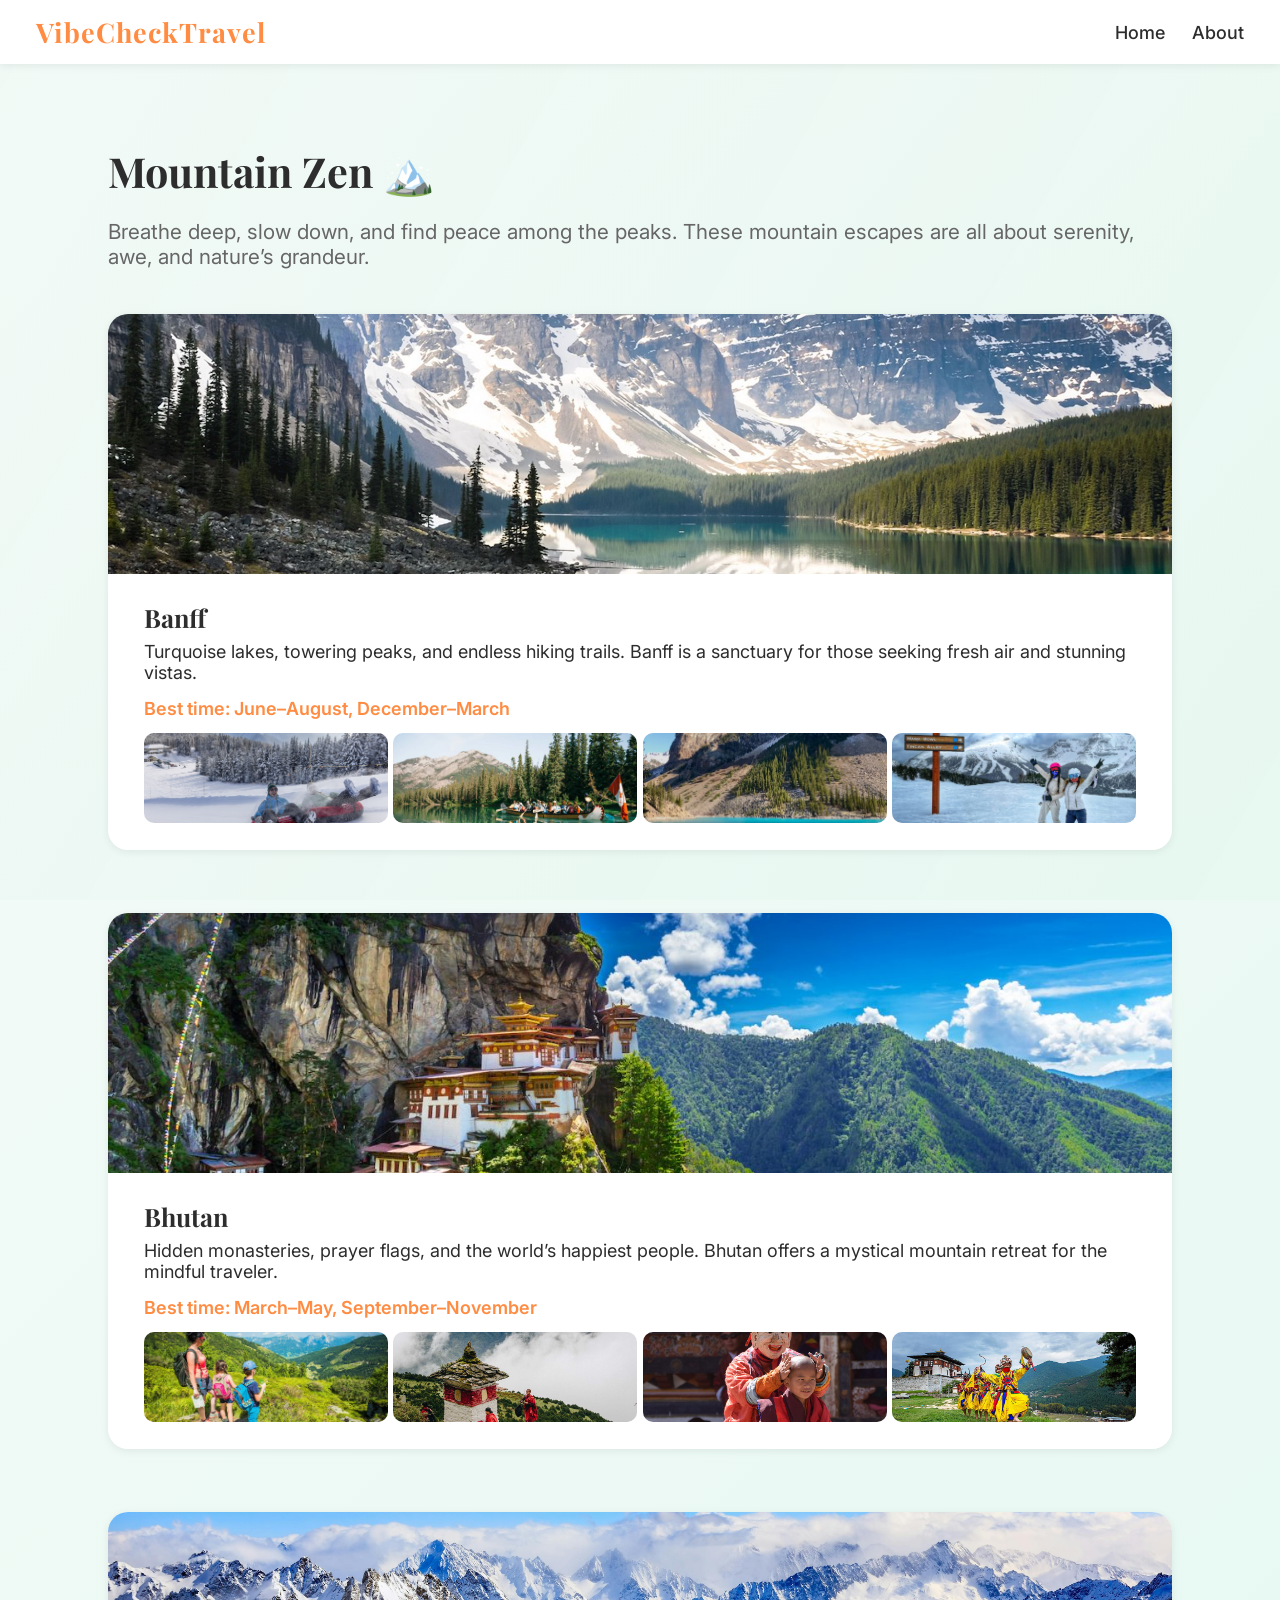
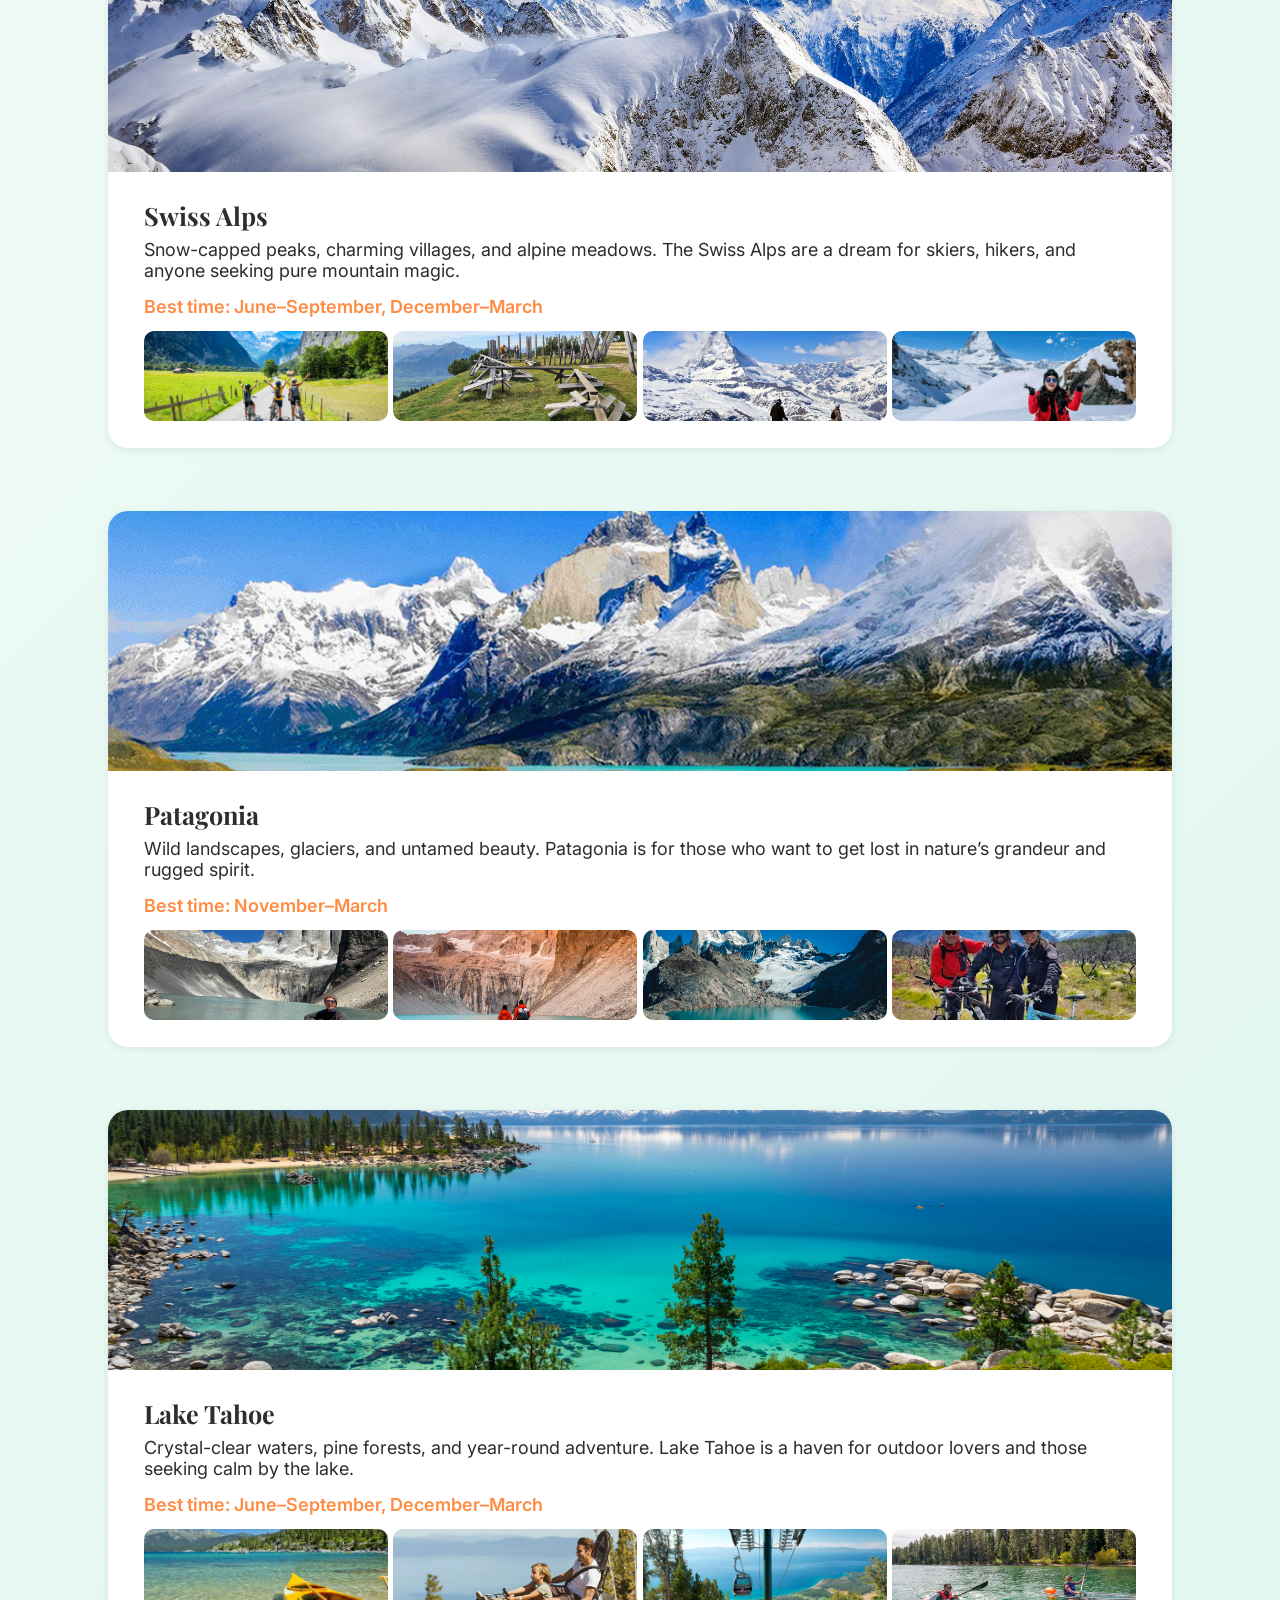
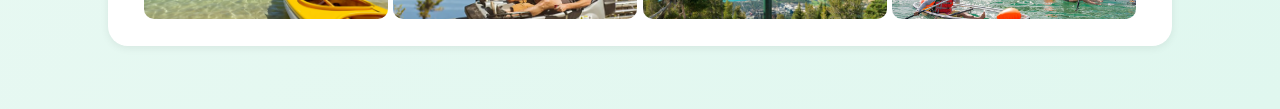
<file: mountain.html>
<!DOCTYPE html>
<html lang="en">
<head>
  <meta charset="UTF-8">
  <meta name="viewport" content="width=device-width, initial-scale=1.0">
  <meta name="description" content="Mountain Zen destinations: Banff, Bhutan, Swiss Alps, Patagonia, Lake Tahoe.">
  <title>Mountain Zen | VibeCheckTravel</title>
  <link rel="stylesheet" href="style.css">
  <link rel="preconnect" href="https://fonts.googleapis.com">
  <link rel="preconnect" href="https://fonts.gstatic.com" crossorigin>
  <link href="https://fonts.googleapis.com/css2?family=Inter:wght@400;700&family=Playfair+Display:wght@700&display=swap" rel="stylesheet">
</head>
<body class="vibe-mountain">
  <nav class="navbar">
    <div class="logo">VibeCheckTravel</div>
    <ul class="nav-links">
      <li><a href="index.html">Home</a></li>
      <li><a href="about.html">About</a></li>

    </ul>
  </nav>
  <main class="vibe vibe-mountain">
    <section class="vibe-header">
      <h1>Mountain Zen 🏔️</h1>
      <p>Breathe deep, slow down, and find peace among the peaks. These mountain escapes are all about serenity, awe, and nature’s grandeur.</p>
    </section>
    <section class="destinations">
      <div class="destination">
        <img src="banffP/Banff.jpg" alt="Banff">
        <div class="destination-info">
          <h2>Banff</h2>
          <p>Turquoise lakes, towering peaks, and endless hiking trails. Banff is a sanctuary for those seeking fresh air and stunning vistas.</p>
          <p class="best-time">Best time: June–August, December–March</p>
          <div class="moodboard">
            <img src="banffP/banffmood1.jpg" alt="Banff Mood 1">
            <img src="banffP/banffmood2.png" alt="Banff Mood 2">
            <img src="banffP/banffmood3.jpg" alt="Banff Mood 3">
            <img src="banffP/banffmood4.jpg" alt="Banff Mood 4">
          </div>
        </div>
      </div>
      <div class="destination">
        <img src="bhutanP/Bhutan.jpg" alt="Bhutan">
        <div class="destination-info">
          <h2>Bhutan</h2>
          <p>Hidden monasteries, prayer flags, and the world’s happiest people. Bhutan offers a mystical mountain retreat for the mindful traveler.</p>
          <p class="best-time">Best time: March–May, September–November</p>
          <div class="moodboard">
            <img src="bhutanP/bhutanmood1.jpg" alt="Bhutan Mood 1">
            <img src="bhutanP/bhutanmood2.jpg" alt="Bhutan Mood 2">
            <img src="bhutanP/bhutanmood3.jpg" alt="Bhutan Mood 3">
            <img src="bhutanP/bhutanmood4.jpg" alt="Bhutan Mood 4">
          </div>
        </div>
      </div>
      <div class="destination">
        <img src="swissalps/Swissalps.jpg" alt="Swiss Alps">
        <div class="destination-info">
          <h2>Swiss Alps</h2>
          <p>Snow-capped peaks, charming villages, and alpine meadows. The Swiss Alps are a dream for skiers, hikers, and anyone seeking pure mountain magic.</p>
          <p class="best-time">Best time: June–September, December–March</p>
          <div class="moodboard">
            <img src="swissalps/swissalpsmood1.jpeg" alt="Swiss Alps Mood 1">
            <img src="swissalps/swissalpsmood2.jpg" alt="Swiss Alps Mood 2">
            <img src="swissalps/swissalpsmood3.jpg" alt="Swiss Alps Mood 3">
            <img src="swissalps/swissalpsmood4.png" alt="Swiss Alps Mood 4">
          </div>
        </div>
      </div>
      <div class="destination">
        <img src="patagoniaP/patagonia.jpg" alt="Patagonia">
        <div class="destination-info">
          <h2>Patagonia</h2>
          <p>Wild landscapes, glaciers, and untamed beauty. Patagonia is for those who want to get lost in nature’s grandeur and rugged spirit.</p>
          <p class="best-time">Best time: November–March</p>
          <div class="moodboard">
            <img src="patagoniaP/patagoniamood1.jpg" alt="Patagonia Mood 1">
            <img src="patagoniaP/patagoniamood2.jpg" alt="Patagonia Mood 2">
            <img src="patagoniaP/patagoniamood3.jpg" alt="Patagonia Mood 3">
            <img src="patagoniaP/patagoniamood4.png" alt="Patagonia Mood 4">
          </div>
        </div>
      </div>
      <div class="destination">
        <img src="laketahoeP/laketahoe.png" alt="Lake Tahoe">
        <div class="destination-info">
          <h2>Lake Tahoe</h2>
          <p>Crystal-clear waters, pine forests, and year-round adventure. Lake Tahoe is a haven for outdoor lovers and those seeking calm by the lake.</p>
          <p class="best-time">Best time: June–September, December–March</p>
          <div class="moodboard">
            <img src="laketahoeP/laketahoemood1.png" alt="Lake Tahoe Mood 1">
            <img src="laketahoeP/laketahoemood2.png" alt="Lake Tahoe Mood 2">
            <img src="laketahoeP/laketahoemood3.jpg" alt="Lake Tahoe Mood 3">
            <img src="laketahoeP/laketahoemood4.jpg" alt="Lake Tahoe Mood 4">
          </div>
        </div>
      </div>
    </section>
  </main>
  <script src="main.js"></script>
</body>
</html>
</file>
<file: style.css>
/* VibeCheckTravel.com Global Styles */
:root {
  --font-sans: 'Inter', Arial, sans-serif;
  --font-serif: 'Playfair Display', serif;
  --color-bg: #f7f5f2;
  --color-text: #2d2d2d;
  --color-accent-beach: #ffe5c2;
  --color-accent-city: #d1e7ff;
  --color-accent-mountain: #e0f7ef;
  --color-accent-party: #ffe0f0;
  --color-accent-artsy: #fff7d6;
  --color-accent-history: #f5e6e0;
  --color-primary: #ff8c42;
  --color-nav-bg: #fff;
  --color-nav-shadow: rgba(0,0,0,0.07);
}

html {
  box-sizing: border-box;
  font-size: 18px;
  scroll-behavior: smooth;
}
*, *:before, *:after { box-sizing: inherit; }
body {
  margin: 0;
  padding: 0;
  font-family: var(--font-sans);
  background: var(--color-bg);
  color: var(--color-text);
  min-height: 100vh;
  -webkit-font-smoothing: antialiased;
  -moz-osx-font-smoothing: grayscale;
}

body.about-bg {
  background: linear-gradient(135deg, #f9f8f6 0%, #f3f0e9 100%);
  position: relative;
  z-index: 1;
}
body.about-bg::before {
  content: '';
  position: fixed;
  top: 0; left: 0; width: 100vw; height: 100vh;
  z-index: 0;
  pointer-events: none;
  background: linear-gradient(115deg, rgba(255, 245, 230, 0.45) 0%, rgba(220, 230, 255, 0.28) 50%, rgba(210, 210, 255, 0.22) 100%);
  background-color: #f6f7fa;
  background-size: 180% 180%;
  background-position: 70% 30%;
  animation: aboutBgAnim 38s ease-in-out infinite alternate;
  /* border: 2px solid red; */ /* Uncomment for debugging overlay */
}

body.about-bg::before {
  content: '';
  position: fixed;
  top: 0; left: 0; width: 100vw; height: 100vh;
  z-index: -1;
  pointer-events: none;
  background: linear-gradient(115deg, rgba(255, 245, 230, 0.45) 0%, rgba(220, 230, 255, 0.28) 50%, rgba(210, 210, 255, 0.22) 100%);
  background-color: #f6f7fa;
  background-size: 180% 180%;
  background-position: 70% 30%;
  animation: aboutBgAnim 38s ease-in-out infinite alternate;
}
@keyframes aboutBgAnim {
  0% { background-position: 60% 40%; }
  100% { background-position: 40% 60%; }
}


body.vibe-beach {
  background: linear-gradient(135deg, #f9f6f2 0%, #ffe5c2 100%);
  position: relative;
}
body.vibe-beach::before {
  content: '';
  position: fixed;
  top: 0; left: 0; width: 100vw; height: 100vh;
  z-index: -1;
  background: linear-gradient(120deg, rgba(255, 236, 210, 0.27) 0%, rgba(210, 236, 255, 0.18) 100%);
  background-size: 200% 200%;
  background-position: 0% 50%;
  animation: vibeBeachBg 24s ease-in-out infinite alternate;
}
@keyframes vibeBeachBg {
  0% { background-position: 0% 50%; }
  100% { background-position: 100% 53%; }
}
body.vibe-city {
  background: linear-gradient(135deg, #f7faff 0%, #d1e7ff 100%);
  position: relative;
}
body.vibe-city::before {
  content: '';
  position: fixed;
  top: 0; left: 0; width: 100vw; height: 100vh;
  z-index: -1;
  background: linear-gradient(120deg, rgba(209,231,255,0.32) 0%, rgba(140,180,255,0.22) 100%);
  background-color: #e3f0ff;
  background-size: 200% 200%;
  background-position: 0% 55%;
  animation: vibeCityBg 22s ease-in-out infinite alternate;
}
@keyframes vibeCityBg {
  0% { background-position: 0% 55%; }
  100% { background-position: 100% 45%; }
}
body.vibe-mountain {
  background: linear-gradient(135deg, #f6fbf8 0%, #e0f7ef 100%);
  position: relative;
}
body.vibe-mountain::before {
  content: '';
  position: fixed;
  top: 0; left: 0; width: 100vw; height: 100vh;
  z-index: -1;
  background: linear-gradient(120deg, rgba(224,247,239,0.18) 0%, rgba(200,240,220,0.13) 100%);
  background-size: 200% 200%;
  background-position: 50% 0%;
  animation: vibeMountainBg 28s ease-in-out infinite alternate;
}
@keyframes vibeMountainBg {
  0% { background-position: 50% 0%; }
  100% { background-position: 47% 100%; }
}
body.vibe-artsy {
  background: linear-gradient(135deg, #fffdf6 0%, #fff7d6 100%);
  position: relative;
}
body.vibe-artsy::before {
  content: '';
  position: fixed;
  top: 0; left: 0; width: 100vw; height: 100vh;
  z-index: -1;
  background: linear-gradient(120deg, rgba(255,247,214,0.18) 0%, rgba(255,255,246,0.13) 100%);
  background-size: 200% 200%;
  background-position: 40% 0%;
  animation: vibeArtsyBg 26s ease-in-out infinite alternate;
}
@keyframes vibeArtsyBg {
  0% { background-position: 40% 0%; }
  100% { background-position: 60% 100%; }
}
body.vibe-history {
  background: linear-gradient(135deg, #f9f7f6 0%, #f5e6e0 100%);
  position: relative;
}
body.vibe-history::before {
  content: '';
  position: fixed;
  top: 0; left: 0; width: 100vw; height: 100vh;
  z-index: -1;
  background: linear-gradient(120deg, rgba(245,230,224,0.16) 0%, rgba(255,255,255,0.10) 100%);
  background-size: 200% 200%;
  background-position: 60% 0%;
  animation: vibeHistoryBg 30s ease-in-out infinite alternate;
}
@keyframes vibeHistoryBg {
  0% { background-position: 60% 0%; }
  100% { background-position: 40% 100%; }
}

/* === INTERACTIVE HOMEPAGE BACKGROUND === */
.interactive-bg {
  position: fixed;
  top: 0; left: 0; width: 100vw; height: 100vh;
  display: flex;
  z-index: 0;
  pointer-events: none;
}
.bg-slice {
  flex: 1 1 20%;
  height: 100%;
  transition: flex-basis 0.7s cubic-bezier(.77,0,.18,1), filter 0.5s, z-index 0s 0.7s;
  background-size: cover;
  background-position: center;
  background-repeat: no-repeat;
  filter: brightness(0.7) blur(0.2px);
  z-index: 0;
}
.bg-chillbeachvibes { background-image: url('homepageP/chillbeachvibes.jpg'); }
.bg-cityhustle { background-image: url('homepageP/cityhustle.jpg'); }
.bg-mountainzen { background-image: url('homepageP/mountainzen.jpg'); }
.bg-artsyescape { background-image: url('homepageP/artsyescape.jpg'); }
.bg-historicalfeels { background-image: url('homepageP/historicalfeels.jpg'); }

.interactive-bg.active .bg-slice {
  pointer-events: auto;
}
.bg-slice.expanded {
  flex-basis: 100% !important;
  z-index: 2;
  filter: brightness(1) blur(0);
}
.bg-slice.dimmed {
  filter: brightness(0.4) blur(1.5px);
  z-index: 1;
}
/* Overlay to ensure text is always readable */
.interactive-bg::after {
  content: '';
  position: fixed;
  top: 0; left: 0; width: 100vw; height: 100vh;
  background: rgba(255,255,255,0.44);
  pointer-events: none;
  z-index: 1;
}
/* Ensure homepage content is always above bg */
.hero, .navbar {
  position: relative;
  z-index: 10;
}


.navbar {
  position: sticky;
  top: 0;
  background: var(--color-nav-bg);
  box-shadow: 0 2px 8px var(--color-nav-shadow);
  z-index: 100;
  display: flex;
  align-items: center;
  justify-content: space-between;
  padding: 0 2rem;
  height: 64px;
}
.logo {
  font-family: var(--font-serif);
  font-size: 1.5rem;
  font-weight: 700;
  letter-spacing: 1px;
  color: var(--color-primary);
}
.nav-links {
  list-style: none;
  display: flex;
  gap: 1.5rem;
  margin: 0;
  padding: 0;
}
.nav-links li a {
  text-decoration: none;
  color: var(--color-text);
  font-weight: 500;
  font-size: 1rem;
  transition: color 0.2s;
}
.nav-links li a:hover {
  color: var(--color-primary);
}

.hero {
  position: relative;
  height: 100vh;
  min-height: 600px;
  display: flex;
  align-items: center;
  justify-content: center;
  background: transparent;
  overflow: hidden;
}
.hero-bg {
  display: none;
}
.hero-content {
  position: relative;
  z-index: 2;
  text-align: center;
  color: #2d2d2d;
  text-shadow: 0 2px 8px rgba(0,0,0,0.14), 0 1px 4px rgba(0,0,0,0.10);
}
.hero h1 {
  font-family: var(--font-serif);
  font-size: 3rem;
  font-weight: 700;
  margin: 0 0 1rem 0;
  letter-spacing: 1px;
  color: #fff;
  /* Strong outline using multiple text-shadows */
  text-shadow:
    -2px -2px 0 #222,
    2px -2px 0 #222,
    -2px 2px 0 #222,
    2px 2px 0 #222,
    0 2px 8px rgba(0,0,0,0.18),
    0 1px 4px rgba(0,0,0,0.14);
}
.subheading {
  font-size: 1.3rem;
  margin-bottom: 2.5rem;
  color: #fff;
  /* Strong outline using multiple text-shadows */
  text-shadow:
    -2px -2px 0 #222,
    2px -2px 0 #222,
    -2px 2px 0 #222,
    2px 2px 0 #222,
    0 2px 8px rgba(0,0,0,0.18),
    0 1px 4px rgba(0,0,0,0.14);
}
.vibe-tiles {
  display: flex;
  flex-wrap: wrap;
  gap: 2rem;
  justify-content: center;
  margin-top: 2rem;
}
.vibe-tile {
  background: #fff;
  border-radius: 22px;
  box-shadow: 0 2px 8px var(--color-nav-shadow);
  padding: 2.5rem 2rem 1.5rem 2rem;
  min-width: 180px;
  min-height: 110px;
  font-size: 1.2rem;
  font-family: var(--font-serif);
  font-weight: 600;
  display: flex;
  flex-direction: column;
  align-items: center;
  gap: 0.5rem;
  cursor: pointer;
  transition: transform 0.18s, box-shadow 0.18s;
  text-decoration: none;
  color: var(--color-text);
  border: 3px solid transparent;
}
.vibe-tile .emoji {
  font-size: 2.2rem;
}
.vibe-tile:hover {
  transform: translateY(-8px) scale(1.04);
  box-shadow: 0 6px 20px rgba(255,140,66,0.12);
  border-color: var(--color-primary);
}
.vibe-tile.beach { background: var(--color-accent-beach); }
.vibe-tile.city { background: var(--color-accent-city); }
.vibe-tile.mountain { background: var(--color-accent-mountain); }
.vibe-tile.party { background: var(--color-accent-party); }
.vibe-tile.artsy { background: var(--color-accent-artsy); }
.vibe-tile.history { background: var(--color-accent-history); }

main.vibe {
  padding: 2.5rem 1rem 3rem 1rem;
  max-width: 1100px;
  margin: 0 auto;
}
.vibe-header h1 {
  font-family: var(--font-serif);
  font-size: 2.3rem;
  margin-bottom: 0.5rem;
}
.vibe-header p {
  font-size: 1.15rem;
  color: #666;
  margin-bottom: 2.5rem;
}
.destinations {
  display: flex;
  flex-direction: column;
  gap: 3rem;
}
.destination {
  background: #fff;
  border-radius: 20px;
  box-shadow: 0 2px 8px var(--color-nav-shadow);
  overflow: hidden;
  display: flex;
  flex-direction: column;
  margin-bottom: 0.5rem;
  transition: box-shadow 0.2s;
}
.destination:hover {
  box-shadow: 0 8px 32px rgba(255,140,66,0.13);
}
.destination img {
  width: 100%;
  height: 260px;
  object-fit: cover;
  display: block;
}
.destination-info {
  padding: 1.5rem 2rem 1.5rem 2rem;
}
.destination-info h2 {
  font-family: var(--font-serif);
  font-size: 1.4rem;
  margin: 0 0 0.4rem 0;
}
.destination-info p {
  margin: 0.3rem 0 0.8rem 0;
  font-size: 1rem;
}
.best-time {
  font-size: 0.98rem;
  color: var(--color-primary);
  font-weight: 600;
  margin-bottom: 0.8rem;
}
.moodboard {
  display: grid;
  grid-template-columns: repeat(4, 1fr);
  gap: 0.3rem;
  margin-top: 0.6rem;
}
.moodboard img {
  width: 100%;
  height: 90px;
  object-fit: cover;
  border-radius: 10px;
}

.about {
  max-width: 800px;
  margin: 0 auto;
  padding: 3rem 1rem 3rem 1rem;
  text-align: center;
}
.about-hero h1 {
  font-family: var(--font-serif);
  font-size: 2.2rem;
  margin-bottom: 1rem;
}
.about-hero p {
  font-size: 1.15rem;
  color: #666;
  margin-bottom: 2.5rem;
}
.about-moodboard {
  display: flex;
  gap: 1rem;
  justify-content: center;
  flex-wrap: wrap;
}
.about-moodboard img {
  width: 120px;
  height: 80px;
  object-fit: cover;
  border-radius: 12px;
  box-shadow: 0 2px 8px var(--color-nav-shadow);
}

@media (max-width: 900px) {
  .hero h1 { font-size: 2.1rem; }
  .vibe-header h1 { font-size: 1.5rem; }
  .destination img { height: 180px; }
  .destination-info { padding: 1.1rem 1rem; }
}
@media (max-width: 600px) {
  .navbar { flex-direction: column; height: auto; padding: 0.5rem 1rem; }
  .nav-links { flex-wrap: wrap; gap: 0.7rem; }
  .hero { min-height: 380px; }
  .hero-content { padding: 1rem 0.2rem; }
  .vibe-tiles { gap: 1rem; }
  .vibe-tile { min-width: 120px; font-size: 1rem; padding: 1.2rem 0.7rem 1rem 0.7rem; }
  main.vibe { padding: 1.2rem 0.2rem 2rem 0.2rem; }
  .destination img { height: 120px; }
  .moodboard img { height: 60px; }
  .about-moodboard img { width: 80px; height: 50px; }
}

/* Animations */
@keyframes fadeInUp {
  from { opacity: 0; transform: translateY(30px); }
  to { opacity: 1; transform: translateY(0); }
}
.fade-in-up {
  animation: fadeInUp 0.8s cubic-bezier(.4,0,.2,1) both;
}
</file>
